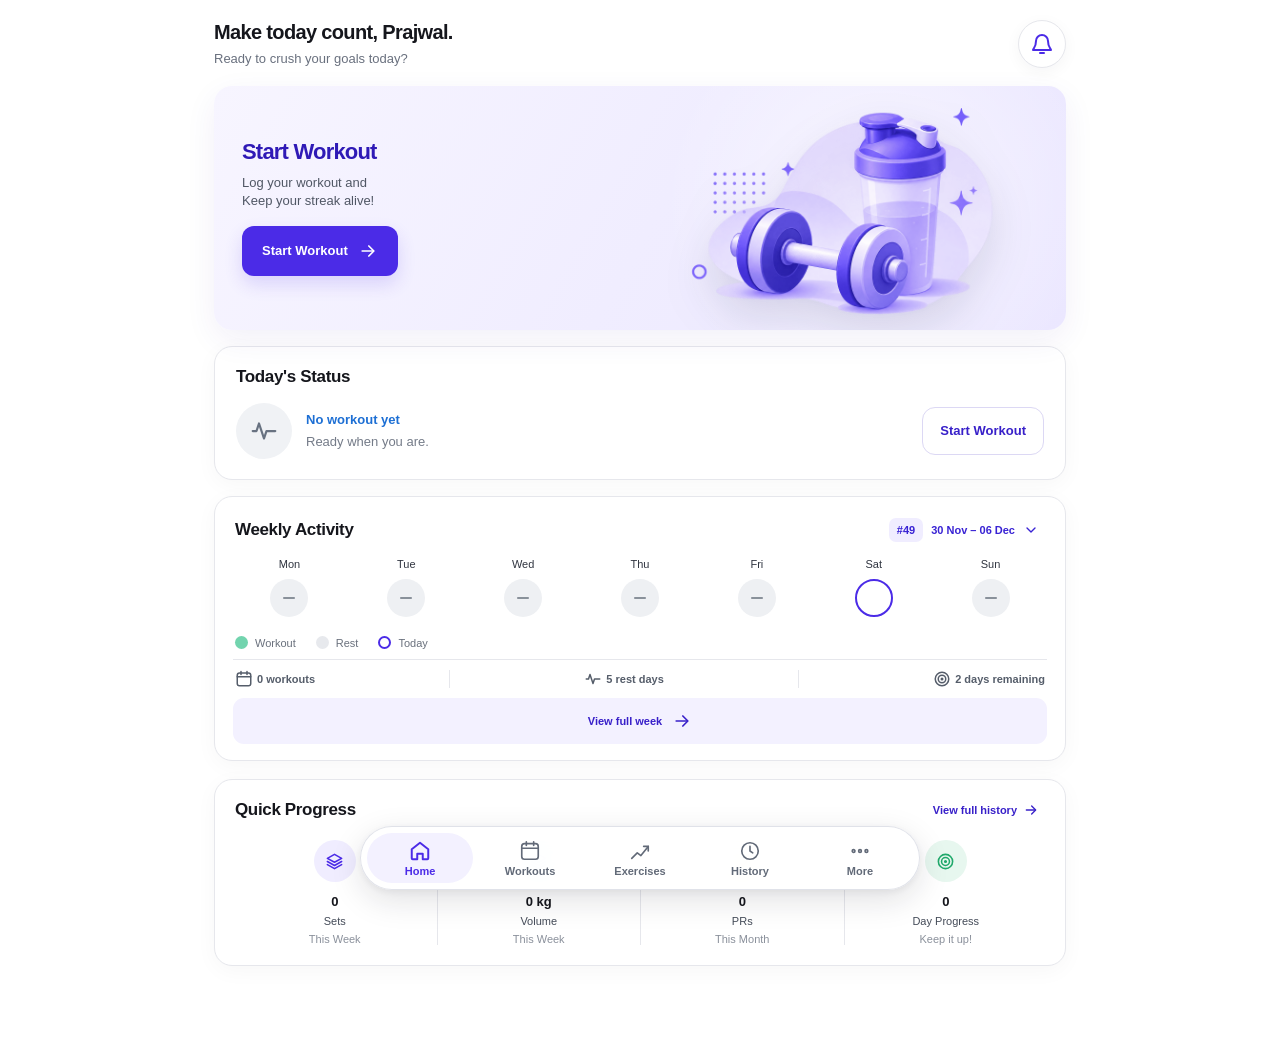
<file: index.html>
<!doctype html>
<html lang="en">
<head>
<meta charset="utf-8">
<script>
(function(){
 var t=localStorage.getItem("wt_theme");
 if(t!=="dark"&&t!=="light")t="light";
 document.documentElement.setAttribute("data-theme",t);
 document.documentElement.style.colorScheme=t;
})();
</script>
<meta http-equiv="Cache-Control" content="no-cache, no-store, must-revalidate">
<meta http-equiv="Pragma" content="no-cache">
<script>
(function(){
 if(!("serviceWorker" in navigator))return;
 var path=location.pathname;
 var base=location.hostname.indexOf("github.io")!==-1&&path.indexOf("/workout-tracker")===0?"/workout-tracker/":"./";
 /* Listen before register so a fast skipWaiting cannot miss reload. */
 navigator.serviceWorker.addEventListener("controllerchange",function(){
  if(window.__wtReloading)return;
  function reloadApp(){
   if(window.__wtReloading)return;
   window.__wtReloading=true;
   location.reload();
  }
  var body=document.body;
  if(!body||!body.classList.contains("workout-form-open")){
   reloadApp();
   return;
  }
  if(window.__wtWaitingForSheet)return;
  window.__wtWaitingForSheet=true;
  var watch=new MutationObserver(function(){
   if(document.body.classList.contains("workout-form-open"))return;
   watch.disconnect();
   reloadApp();
  });
  watch.observe(document.body,{attributes:true,attributeFilter:["class"]});
 });
 navigator.serviceWorker.register(base+"sw.js",{scope:base,updateViaCache:"none"}).then(function(reg){
  reg.update();
  if(reg.waiting)reg.waiting.postMessage({type:"SKIP_WAITING"});
  reg.addEventListener("updatefound",function(){
   var worker=reg.installing;
   if(!worker)return;
   worker.addEventListener("statechange",function(){
    if(worker.state==="installed"&&navigator.serviceWorker.controller){
     worker.postMessage({type:"SKIP_WAITING"});
    }
   });
  });
 }).catch(function(){});
})();
</script>
<script>
(function(){
 var host=location.hostname,path=location.pathname;
 if(!host.endsWith("github.io"))return;
 if(path==="/"||path===""){
  location.replace("https://pk1012.github.io/workout-tracker/");
  return;
 }
 if(path==="/workout-tracker"){
  location.replace("https://pk1012.github.io/workout-tracker/");
 }
})();
</script>
<meta name="viewport" content="width=device-width,initial-scale=1,viewport-fit=cover">
<meta name="theme-color" content="#5b43f3">
<meta name="apple-mobile-web-app-capable" content="yes">
<meta name="apple-mobile-web-app-title" content="Workouts">
<title>Workout Tracker</title>
<link rel="icon" type="image/png" sizes="180x180" href="apple-touch-icon.png">
<link rel="apple-touch-icon" href="apple-touch-icon.png">
<link rel="apple-touch-icon" sizes="180x180" href="assets/icons/icon-180.png">
<link rel="apple-touch-icon" sizes="512x512" href="assets/icons/icon-512.png">
<link rel="manifest" href="manifest.webmanifest">
<link rel="stylesheet" href="css/styles.css?v=1.7.377">
<link rel="stylesheet" href="css/components.css?v=1.7.377">
<link rel="stylesheet" href="css/responsive.css?v=1.7.377">
<link rel="stylesheet" href="css/home.css?v=1.7.377">
<link rel="stylesheet" href="css/workouts.css?v=1.7.377">
<link rel="stylesheet" href="css/progress.css?v=1.7.377">
<link rel="stylesheet" href="css/exercises.css?v=1.7.377">
<link rel="stylesheet" href="css/settings.css?v=1.7.377">
<link rel="stylesheet" href="css/recycle.css?v=1.7.377">
</head>
<body>
<div class="app">
<section id="home" class="screen active">
  <header class="home-head">
    <div><h1>Make today count, Prajwal.</h1><p>Ready to crush your goals today?</p></div>
    <div class="head-actions"><button class="head-icon notification-head" type="button" aria-label="Notifications" onclick="openNotifications()"><svg class="icon" aria-hidden="true"><use href="#bell"/></svg></button></div>
  </header>
  <main id="homeView"></main>
</section>

<section id="workouts" class="screen">
  <header class="page-head compact-head"><h1>Workouts</h1><div class="subtitle">Your workout history</div></header>
  <main id="workoutView"></main>
</section>

<section id="exercises" class="screen">
  <header class="page-head compact-head"><h1>Exercises</h1><div class="subtitle">Track your lifts</div></header>
  <div id="exerciseList"></div>
</section>

<section id="library-management" class="screen">
  <header class="page-head compact-head"><h1>Exercise Library</h1><div class="subtitle">Add, edit and delete exercises</div></header>
  <div id="library"></div>
  <div class="library-actions">
    <button type="button" class="primary btn-wide" onclick="openMuscle()">Add Muscle Group</button>
    <button type="button" class="primary btn-wide" onclick="openExercise()">Add Exercise</button>
  </div>
</section>

<section id="recycle" class="screen">
  <header class="page-head compact-head"><h1>Recycle Bin</h1><div class="subtitle">Deleted items are kept for 30 days</div></header>
  <div id="recycleView"></div>
  <div class="recycle-actions-bar">
    <button type="button" class="primary btn-wide" onclick="emptyRecycleBin()">Empty Recycle Bin</button>
  </div>
</section>

<section id="progress" class="screen">
  <header class="page-head compact-head">
    <div class="history-head">
      <div class="history-head-copy">
        <h1>History</h1>
        <div class="subtitle">Your training history</div>
      </div>
      <button type="button" class="history-export" aria-label="Export to Excel" onclick="exportHistoryXlsx()"><svg class="icon" aria-hidden="true"><use href="#export"/></svg></button>
    </div>
  </header>
  <div id="progressView"></div>
</section>

<section id="more" class="screen">
<header class="page-head compact-head"><h1>Settings</h1><div class="subtitle">Manage your app preferences and data</div></header>
<div class="settings">
<button class="setting card" onclick="go('library-management')"><span class="setting-icon" data-glyph="book"><svg class="icon"><use href="#book"/></svg></span><span class="setting-main"><span class="setting-title">Exercise Library</span><span class="setting-desc">Manage muscle groups and exercises</span></span><span class="chevron"><svg class="icon" aria-hidden="true"><use href="#chevron-right"/></svg></span></button>
<div class="setting card theme-setting"><span class="setting-icon" data-glyph="theme"><svg class="icon"><use href="#theme"/></svg></span><span class="setting-main"><span class="setting-title">Theme</span><span class="setting-desc">Choose light or dark</span></span><span class="segment"><button id="lightBtn" onclick="theme('light')">Light</button><button id="darkBtn" onclick="theme('dark')">Dark</button></span></div>
<div class="setting card theme-setting"><span class="setting-icon" data-glyph="unit"><svg class="icon"><use href="#dumbbell"/></svg></span><span class="setting-main"><span class="setting-title">Weight unit</span><span class="setting-desc">Choose kg or lb</span></span><span class="segment"><button id="kgBtn" onclick="setPreferredUnit('kg')">kg</button><button id="lbBtn" onclick="setPreferredUnit('lb')">lb</button></span></div>
<div id="driveCard"></div>
<button class="setting card" onclick="restoreBackup()"><span class="setting-icon" data-glyph="upload"><svg class="icon"><use href="#upload"/></svg></span><span class="setting-main"><span class="setting-title">Backup & Restore</span><span class="setting-desc">Export or restore your workout data</span></span><span class="chevron"><svg class="icon" aria-hidden="true"><use href="#chevron-right"/></svg></span></button>
<button class="setting card" onclick="clearData()"><span class="setting-icon" data-glyph="trash"><svg class="icon"><use href="#trash"/></svg></span><span class="setting-main"><span class="setting-title">Clear All Data</span><span class="setting-desc">Delete all saved data</span></span><span class="chevron"><svg class="icon" aria-hidden="true"><use href="#chevron-right"/></svg></span></button>
<button class="setting card" onclick="go('recycle')"><span class="setting-icon" data-glyph="trash"><svg class="icon"><use href="#trash"/></svg></span><span class="setting-main"><span class="setting-title">Recycle Bin</span><span class="setting-desc">Restore deleted workouts and exercises</span></span><span class="chevron"><svg class="icon" aria-hidden="true"><use href="#chevron-right"/></svg></span></button>
<button class="setting card" onclick="about()"><span class="setting-icon" data-glyph="info"><svg class="icon"><use href="#info"/></svg></span><span class="setting-main"><span class="setting-title">About Workout Tracker</span><span class="setting-desc">Version, build and app information</span></span><span class="chevron"><svg class="icon" aria-hidden="true"><use href="#chevron-right"/></svg></span></button>
</div>
</section>

<nav class="bottom-nav">
<button class="nav-btn active" data-screen="home" onclick="go('home')"><svg class="icon"><use href="#home-icon"/></svg><span>Home</span></button>
<button class="nav-btn" data-screen="workouts" onclick="go('workouts')"><svg class="icon"><use href="#calendar-icon"/></svg><span>Workouts</span></button>
<button class="nav-btn" data-screen="exercises" onclick="go('exercises')"><svg class="icon"><use href="#chart"/></svg><span>Exercises</span></button>
<button class="nav-btn" data-screen="progress" onclick="go('progress')"><svg class="icon"><use href="#clock"/></svg><span>History</span></button>
<button class="nav-btn" data-screen="more" onclick="go('more')"><svg class="icon"><use href="#more-icon"/></svg><span>More</span></button>
</nav>
</div>

<svg width="0" height="0" class="icon-defs" aria-hidden="true">
<symbol id="export" viewBox="0 0 24 24"><path d="M8 8H6a2 2 0 0 0-2 2v10a2 2 0 0 0 2 2h12a2 2 0 0 0 2-2v-3"/><path d="M16 3h5v5"/><path d="m14 10 7-7"/></symbol>
<symbol id="search" viewBox="0 0 24 24"><circle cx="11" cy="11" r="7"/><path d="m20 20-4-4"/></symbol>
<symbol id="filter" viewBox="0 0 24 24"><path d="M4 5h16l-6.5 7.2V19l-3 1v-7.8L4 5Z"/></symbol>
<symbol id="home-icon" viewBox="0 0 24 24"><path d="m3 10 9-7 9 7v10a1 1 0 0 1-1 1h-5v-6H9v6H4a1 1 0 0 1-1-1z"/></symbol>
<symbol id="calendar-icon" viewBox="0 0 24 24"><rect x="3" y="4" width="18" height="17" rx="3"/><path d="M8 2v4M16 2v4M3 9h18"/></symbol>
<symbol id="dumbbell" viewBox="0 0 24 24"><path d="M6 8v8M3 10v4M9 6v12M15 6v12M18 8v8M21 10v4M9 12h6"/></symbol>
<symbol id="chart" viewBox="0 0 24 24"><path d="M3 20 9 14l4 3 8-10"/><path d="M16 7h5v5"/></symbol>
<symbol id="more-icon" viewBox="0 0 24 24"><circle cx="5" cy="12" r="1.5"/><circle cx="12" cy="12" r="1.5"/><circle cx="19" cy="12" r="1.5"/></symbol>
<symbol id="bell" viewBox="0 0 24 24"><path d="M18 9a6 6 0 0 0-12 0c0 7-3 7-3 9h18c0-2-3-2-3-9Z"/><path d="M10 21h4"/></symbol>
<symbol id="book" viewBox="0 0 24 24"><path d="M4 5.5A3.5 3.5 0 0 1 7.5 2H20v18H7.5A3.5 3.5 0 0 0 4 23z"/><path d="M4 5.5v15A3.5 3.5 0 0 1 7.5 17H20"/></symbol>
<symbol id="theme" viewBox="0 0 24 24"><circle cx="12" cy="12" r="4"/><path d="M12 2v2M12 20v2M2 12h2M20 12h2M4.93 4.93l1.41 1.41M17.66 17.66l1.41 1.41M6.34 17.66l-1.41 1.41M19.07 4.93l-1.41 1.41"/></symbol>
<symbol id="upload" viewBox="0 0 24 24"><path d="M12 16V4M7 9l5-5 5 5M5 20h14"/></symbol>
<symbol id="cloud" viewBox="0 0 24 24"><path d="M7 18h10a4 4 0 0 0 0-8 5.5 5.5 0 0 0-10.4-1.5A3.5 3.5 0 0 0 7 18Z"/></symbol>
<symbol id="restore" viewBox="0 0 24 24"><path d="M9 14 4 9l5-5"/><path d="M4 9h10.5a5.5 5.5 0 0 1 5.5 5.5 5.5 5.5 0 0 1-5.5 5.5H11"/></symbol>
<symbol id="trash" viewBox="0 0 24 24"><path d="M8.1 5.9V3.21A1.21 1.21 0 0 1 9.31 2h5.38A1.21 1.21 0 0 1 15.84 3.21V5.9"/><path d="M2.59 5.9h18.76"/><path d="M4.14 5.9 4.74 20.12A2.82 1.88 0 0 0 7.56 22h8.88A2.82 1.88 0 0 0 19.26 20.12L19.82 5.9"/><path d="M8.61 10.87v6.16M12 10.87v6.16M15.34 10.87v6.16"/></symbol>
<symbol id="pencil" viewBox="0 0 24 24"><path d="M12 20h9"/><path d="M16.5 3.5a2.12 2.12 0 0 1 3 3L7 19l-4 1 1-4Z"/></symbol>
<symbol id="info" viewBox="0 0 24 24"><circle cx="12" cy="12" r="9"/><path d="M12 11v6M12 8h.01"/></symbol>
<symbol id="activity" viewBox="0 0 24 24"><path d="M3 12h3l2-6 4 12 2-6h7"/></symbol>
<symbol id="layers" viewBox="0 0 24 24"><path d="m12 3 9 5-9 5-9-5 9-5zM3 12l9 5 9-5M3 16l9 5 9-5"/></symbol>
<symbol id="clock" viewBox="0 0 24 24"><circle cx="12" cy="12" r="9"/><path d="M12 7v5l3 2"/></symbol>
<symbol id="target" viewBox="0 0 24 24"><circle cx="12" cy="12" r="9"/><circle cx="12" cy="12" r="5"/><circle cx="12" cy="12" r="1"/></symbol>
<symbol id="chevron-right" viewBox="0 0 24 24"><path d="m9 5 7 7-7 7"/></symbol>
<symbol id="minus" viewBox="0 0 24 24"><path d="M5 12h14"/></symbol>
<symbol id="plus" viewBox="0 0 24 24"><path d="M12 5v14M5 12h14"/></symbol>
<symbol id="close" viewBox="0 0 24 24"><path d="m6 6 12 12M18 6 6 18"/></symbol>
<symbol id="arrow-right" viewBox="0 0 24 24"><path d="M5 12h13"/><path d="m13 6 6 6-6 6"/></symbol>
<symbol id="chevron-down" viewBox="0 0 24 24"><path d="m6 9 6 6 6-6"/></symbol>
<symbol id="moon" viewBox="0 0 24 24"><path d="M20 15.2A8.5 8.5 0 0 1 8.8 4a8.6 8.6 0 1 0 11.2 11.2Z"/></symbol>
<symbol id="check" viewBox="0 0 24 24"><path d="m5 12 4 4L19 6"/></symbol>
<symbol id="view-list" viewBox="0 0 24 24"><path d="M9 6h11M9 12h11M9 18h11"/><path d="M4 6h.01M4 12h.01M4 18h.01"/></symbol>
<symbol id="view-bars" viewBox="0 0 24 24"><path d="M4 5v14h16"/><path d="M7 16 11 11l3 2 6-8"/></symbol>
</svg>
<div id="modal" class="modal"></div>
<script src="js/xlsx-export.js?v=1.7.377"></script>
<script src="js/data-rules.js?v=1.7.377"></script>
<script src="js/data.js?v=1.7.377"></script>
<script src="js/workouts.js?v=1.7.377"></script>
<script src="js/home.js?v=1.7.377"></script>
<script src="js/exercises.js?v=1.7.377"></script>
<script src="js/progress.js?v=1.7.377"></script>
<script src="js/settings.js?v=1.7.377"></script>
<script src="js/recycle.js?v=1.7.377"></script>
<script src="js/drive-config.js?v=1.7.377"></script>
<script src="js/drive-policy.js?v=1.7.377"></script>
<script src="js/drive.js?v=1.7.377"></script>
<script src="js/app.js?v=1.7.377"></script>
</body>
</html>
</file>
<file: css/styles.css>
/* Workout Tracker 1.5 design system */
*{box-sizing:border-box}html,body{margin:0;min-height:100%;font-family:-apple-system,BlinkMacSystemFont,"SF Pro Display","Segoe UI",sans-serif;background:var(--bg);color:var(--text)}body{padding-top:env(safe-area-inset-top)}button,input,select{font:inherit}button{border:0;background:none;color:inherit;cursor:pointer}.app{max-width:900px;margin:auto;min-height:100vh;padding-bottom:104px}.screen{display:none}.screen.active{display:block}
h1,h2,p{margin:0}.home-head{display:flex;justify-content:space-between;align-items:center;padding:22px 24px 18px;gap:12px}.home-head h1{font-size:27px;line-height:1.12;letter-spacing:-.7px}.home-head p{font-size:17px;color:var(--muted);margin-top:8px}.head-actions{display:flex;gap:10px;flex:none}.head-pill,.head-icon{height:54px;border:1px solid var(--line);border-radius:28px;background:var(--card);box-shadow:var(--shadow);display:grid;place-items:center}.head-pill{padding:0 18px;color:#ff7a00;font-size:18px;font-weight:800}.head-pill span{color:#555;font-size:16px}.head-icon{width:54px;font-size:28px;position:relative}.head-icon i{position:absolute;right:9px;top:9px;width:8px;height:8px;background:#4b2be7;border-radius:50%}
.page-head{padding:28px 24px 18px}.compact-head h1{font-size:32px}.subtitle{color:var(--muted);font-size:16px;margin-top:6px}
.card{background:var(--card);border:1px solid var(--line);border-radius:var(--radius);box-shadow:var(--shadow)}
.hero-card{height:276px;margin:0 24px 18px;border-radius:22px;background:#f0edff;overflow:hidden;position:relative;display:flex;align-items:center}.hero-copy{position:relative;z-index:2;padding:28px 0 28px 28px;width:56%}.hero-copy h2{font-size:30px;color:#2412aa;letter-spacing:-.6px}.hero-copy p{font-size:18px;line-height:1.55;color:#4d5360;margin:10px 0 18px}.hero-btn{height:58px;padding:0 28px;border-radius:14px;background:#4324df;color:#fff;font-weight:750;font-size:18px}.hero-btn b{font-size:26px;margin-left:12px}.hero-art{position:absolute;right:-2px;bottom:5px;width:56%;height:92%;object-fit:contain}
.home-status{height:262px;margin:0 24px 18px;padding:24px 22px}.home-status h2,.weekly-card h2,.quick h2{font-size:21px;letter-spacing:-.3px}.status-main{display:flex;align-items:center;gap:16px;margin-top:19px}.status-icon{width:64px;height:64px;border-radius:50%;display:grid;place-items:center;font-size:31px;flex:none}.status-icon.neutral{background:#edf0f5;color:#536070;font-size:34px}.status-icon.green,.status-icon.complete{background:var(--green-soft);color:var(--green)}.status-icon.complete{background:#28b976;color:#fff;font-size:38px}.status-copy{min-width:0;flex:1}.status-copy strong{display:block;font-size:18px;color:#1d6fd4}.status-copy span{display:block;color:var(--muted);font-size:16px;margin-top:6px}.green-text strong{color:var(--green)}.status-action{height:56px;padding:0 20px;border-color:#6244ed;color:#3820c9;font-weight:750;white-space:nowrap}.meter-label{display:flex;align-items:center;justify-content:space-between;margin-top:23px;color:#4e5664;font-size:14px}.meter-label b{color:var(--green);font-size:16px;margin-right:auto;margin-left:10px}.meter{height:10px;background:#e9eaf0;border-radius:99px;margin:10px 12px 0 85px;position:relative}.meter i{position:absolute;left:0;top:0;height:100%;background:#20ae70;border-radius:99px}.meter em{position:absolute;top:50%;transform:translate(-50%,-50%);width:16px;height:16px;border:2px solid #28b879;background:#fff;border-radius:50%}.meter span{position:absolute;right:-28px;top:-7px;color:#4127df;font-size:23px}.target-badge{width:max-content;margin:14px auto 0;background:#eaf8f0;color:#25a96a;border-radius:10px;padding:6px 12px;font-size:14px;font-weight:700}
.weekly-card{margin:0 24px 18px;padding:20px 14px 14px}.section-head{display:flex;align-items:center;justify-content:space-between;gap:10px;padding:0 8px}.week-select{display:flex;align-items:center;gap:10px;color:#3923d4;font-size:16px;white-space:nowrap}.week-select b{background:#f0edff;border-radius:7px;padding:6px 8px}.week-select span{font-weight:750}.week-select i{font-style:normal;font-size:22px}.week-days{display:grid;grid-template-columns:repeat(7,1fr);gap:2px}.week-day{display:flex;flex-direction:column;align-items:center;gap:9px}.week-day>span{font-size:14px;color:#303540}.week-day i,.workout-days i{font-style:normal;width:40px;height:40px;border-radius:50%;display:grid;place-items:center;font-weight:800;font-size:21px}.workout,.week-day i.workout{background:#25b477;color:#fff}.rest{background:#eceef2;color:#67707d}.today{border:2px solid #4b2be7;background:transparent;color:#4b2be7}.legend{display:flex;gap:23px;margin:17px 8px;color:#69707c;font-size:13px}.legend span{display:flex;align-items:center;gap:7px}.dot{width:13px;height:13px;border-radius:50%;display:inline-block}.dot.workout{background:#72d4ae}.dot.rest{background:#e7e9ed}.dot.today{background:#fff;border:2px solid #4b2be7}.week-stats{display:grid;grid-template-columns:repeat(3,1fr);border-top:1px solid var(--line);margin-top:5px;padding:16px 0 12px;text-align:center;color:#555d6a;font-size:13px}.week-stats span+span{border-left:1px solid var(--line)}.week-stats b{margin-left:7px;font-weight:600}.full-week{height:50px;width:100%;background:#f0edff;color:#3520cf;border-radius:11px;font-weight:750;font-size:16px}.full-week b{font-size:22px;margin-left:10px}
.quick{margin:0 24px;padding:18px 8px 16px}.quick .section-head button{color:#3d27d4;font-weight:750}.quick-grid{display:grid;grid-template-columns:repeat(5,1fr);margin-top:15px}.quick-grid>div{text-align:center;border-left:1px solid var(--line);padding:0 6px}.quick-grid>div:first-child{border-left:0}.quick-grid i{display:grid;place-items:center;width:42px;height:42px;border-radius:50%;background:#f0edff;color:#4b2be7;font-size:24px;font-style:normal;margin:0 auto 8px}.quick-grid>div:nth-child(2) i{background:#eaf3ff;color:#2777dc}.quick-grid>div:nth-child(3) i{background:#fff0e6;color:#f08a2c}.quick-grid>div:nth-child(4) i{background:#e7f7ef;color:#20a96b}.quick-grid b,.quick-grid span,.quick-grid small{display:block}.quick-grid b{font-size:18px}.quick-grid span{font-size:14px;margin-top:3px}.quick-grid small{color:#7c8290;margin-top:5px}
.workout-week{margin:0 24px 18px;padding:18px 14px}.workout-days{display:grid;grid-template-columns:repeat(7,1fr);gap:2px}.workout-days button{display:flex;flex-direction:column;align-items:center;gap:8px;padding:7px 0;border-radius:14px}.workout-days button.selected{background:#f0edff}.workout-days button>span{font-size:13px}.workout-days button>small{font-size:13px;color:var(--muted)}.day-section,.recent-section{margin:0 24px 20px}.selected-date{font-size:18px;font-weight:800;margin:0 4px 10px}.workout-card{width:100%;min-height:148px;padding:15px;display:flex;align-items:center;text-align:left;gap:15px;margin-bottom:10px}.workout-avatar{width:82px;height:82px;border-radius:16px;background:#e8e2ff;display:grid;place-items:center;font-size:43px;flex:none}.rest-avatar{background:#eef0f4;color:#67717e}.workout-card-copy{min-width:0;flex:1}.workout-card-copy strong{font-size:18px;display:block}.workout-card-copy>span{display:block;color:var(--muted);font-size:14px;margin-top:7px}.workout-metrics{display:flex;margin-top:13px;gap:0}.workout-metrics b{font-size:16px;color:#1e2a3b;padding-right:18px;margin-right:18px;border-right:1px solid var(--line)}.workout-metrics b:last-child{border-right:0}.workout-metrics small{display:block;color:var(--muted);font-size:11px;font-weight:500;margin-top:2px}.card-arrow{font-size:29px;color:#596172}.rest-card{height:148px}.rest-card .workout-card-copy span{max-width:470px;line-height:1.35}.recent-section .section-head{margin-bottom:10px}.recent-section .section-head button{color:#4328d7;font-weight:750}.picker-title{display:flex;align-items:center;justify-content:space-between;margin-bottom:15px}.picker-title h2{font-size:24px}.picker-title button{font-size:30px}.week-list{display:grid;gap:3px;margin-bottom:16px}.week-list button{display:grid;grid-template-columns:55px 1fr auto;align-items:center;gap:8px;padding:17px 12px;border-radius:12px;text-align:left}.week-list button.chosen{border:1px solid #9b8cf5;background:#faf9ff}.week-list b{font-size:16px}.week-list span{font-size:16px;color:#4f5664}.week-list em{font-style:normal;color:#3c27d2;font-size:13px;font-weight:750}
.time-grid{display:grid;grid-template-columns:1fr 1fr;gap:12px}.modal{position:fixed;z-index:60;inset:0;background:rgba(0,0,0,.42);display:none;align-items:flex-end}.modal.show{display:flex}.sheet{width:100%;max-height:92vh;overflow:auto;background:var(--card);border-radius:28px 28px 0 0;padding:12px 24px 28px}.handle{width:55px;height:5px;background:var(--line);border-radius:8px;margin:0 auto 22px}.sheet h2{font-size:27px;margin:0 0 7px}.field{margin:18px 0}.field label{display:block;color:var(--muted);font-size:14px;margin-bottom:8px}.input{width:100%;height:53px;border:1px solid var(--line);border-radius:15px;padding:0 15px;background:var(--card);color:var(--text);outline:none}.grid{display:grid;grid-template-columns:repeat(3,1fr);gap:10px}.pick{min-height:58px;border:1px solid var(--line);border-radius:16px}.pick.selected{border:2px solid var(--primary);background:var(--soft);color:var(--primary);font-weight:750}.modal-actions{display:grid;gap:9px;margin-top:22px}.outline{border:1px solid var(--line);background:var(--card);border-radius:15px}.btn-wide{width:100%;height:55px}.progress{margin:0 24px;padding:22px}.stats{display:grid;grid-template-columns:repeat(3,1fr);gap:10px;margin-top:18px}.stat{padding:16px;border:1px solid var(--line);border-radius:17px}.stat strong{display:block;font-size:25px;margin-top:4px}.empty{text-align:center;padding:30px 15px;color:var(--muted)}.back{padding:0 24px 14px}.link{color:var(--primary);font-weight:650}.setting-section-title{padding:18px 24px 10px;color:var(--muted);font-size:16px;font-weight:800;letter-spacing:.5px}.settings{margin:0 24px;display:grid;gap:13px}.setting{min-height:86px;padding:16px 20px;display:flex;align-items:center;gap:16px;text-align:left}.setting-icon{width:50px;height:50px;border-radius:16px;background:var(--soft);color:var(--primary);display:grid;place-items:center;flex:none}.setting-main{flex:1}.setting-title{font-size:17px;font-weight:750}.setting-desc{font-size:14px;color:var(--muted);margin-top:4px}.chevron{font-size:28px;color:var(--muted)}.segment{display:flex;gap:3px;padding:3px;border:1px solid var(--line);background:var(--bg);border-radius:14px}.segment button{padding:8px 11px;border-radius:11px;color:var(--muted);font-size:13px;font-weight:700}.segment button.active{background:var(--card);color:var(--primary)}.pad{padding:22px}.section{margin:0 24px 18px}.section-title{font-size:17px;font-weight:800;color:var(--primary);text-transform:uppercase;letter-spacing:.4px;margin-bottom:10px}.exercise-row{display:flex;align-items:center;justify-content:space-between;gap:12px;padding:17px 0;border-top:1px solid var(--line)}.actions{display:flex;gap:14px;font-weight:700}.edit{color:var(--primary)}.delete{color:var(--danger)}.exercise-pick{min-height:52px;padding:12px 15px;width:100%;text-align:left}.set-editor{margin:16px 0;padding:15px}.set-editor-head{font-size:16px;margin-bottom:10px}.set-row{display:grid;grid-template-columns:28px minmax(0,1fr) minmax(0,1fr) 28px;gap:8px;align-items:end;padding:8px 0;border-top:1px solid var(--line)}.set-number{font-weight:750;color:var(--muted);padding-bottom:15px;text-align:center}.set-field{display:block;font-size:12px;color:var(--muted)}.set-field span{display:block;margin:0 0 5px}.input.compact{height:44px;padding:0 10px}.remove-set{height:44px;font-size:26px;color:var(--danger)}.remove-placeholder{height:44px}.add-set{margin-top:8px;color:var(--primary);font-weight:750}.unit-field{display:flex;align-items:center;justify-content:space-between;gap:12px}.unit-field>label{margin:0}.workout-detail{margin:14px 0;padding:14px}.detail-set{display:flex;justify-content:space-between;gap:10px;padding:8px 0;border-top:1px solid var(--line);margin-top:8px}.stats-four{grid-template-columns:repeat(4,1fr)}.stat small{display:block;margin-top:2px}.progress-note{font-size:11px}.fab{position:fixed;right:22px;bottom:102px;width:60px;height:60px;border-radius:20px;background:var(--primary);color:#fff;font-size:34px}
.bottom-nav{position:fixed;z-index:30;left:50%;bottom:0;transform:translateX(-50%);width:min(900px,100%);height:88px;padding:8px 12px max(8px,env(safe-area-inset-bottom));display:grid;grid-template-columns:repeat(5,1fr);background:color-mix(in srgb,var(--card) 94%,transparent);backdrop-filter:blur(18px);border-top:1px solid var(--line)}.nav-btn{display:flex;flex-direction:column;align-items:center;justify-content:center;gap:4px;border-radius:16px;color:#525967;font-size:13px;font-weight:650}.nav-btn.active{color:var(--primary)}.nav-btn.active:before{content:"";position:absolute;margin-top:-82px;width:70px;height:4px;border-radius:5px;background:var(--primary)}.nav-btn .icon{width:25px;height:25px}.icon{width:24px;height:24px;stroke:currentColor;fill:none;stroke-width:2;stroke-linecap:round;stroke-linejoin:round}

/* 1.6.9 polish: safe areas, consistent iconography, no footer overlap */
.app{padding-bottom:calc(104px + env(safe-area-inset-bottom))}
.head-pill .icon{width:20px;height:20px;fill:none;stroke:currentColor;stroke-width:2;stroke-linecap:round;stroke-linejoin:round}
.head-pill{display:flex;align-items:center;justify-content:center;gap:7px}
.status-icon .icon{width:30px;height:30px;fill:none;stroke:currentColor;stroke-width:2;stroke-linecap:round;stroke-linejoin:round}
.meter span{display:grid;place-items:center}
.meter span .icon{width:21px;height:21px;fill:none;stroke:currentColor;stroke-width:2;stroke-linecap:round;stroke-linejoin:round}
.status-note{margin:18px 0 0 80px;color:var(--muted);font-size:14px}
.week-stats .icon{width:14px;height:14px;vertical-align:-2px;fill:none;stroke:currentColor;stroke-width:2}
.quick-grid i .icon{width:20px;height:20px;fill:none;stroke:currentColor;stroke-width:2;stroke-linecap:round;stroke-linejoin:round}
.inline-icon{width:14px;height:14px;vertical-align:-2px;fill:none;stroke:currentColor;stroke-width:1.8;stroke-linecap:round;stroke-linejoin:round}
.workout-avatar .icon{width:36px;height:36px;fill:none;stroke:#4b2be7;stroke-width:1.8;stroke-linecap:round;stroke-linejoin:round}
.workout-metrics{align-items:flex-start}
.workout-metrics b{display:grid;grid-template-columns:auto 1fr;column-gap:4px;align-items:center}
.workout-metrics b .inline-icon{grid-row:span 2}
.workout-metrics small{grid-column:2}
.bottom-nav{padding-bottom:max(8px,env(safe-area-inset-bottom));height:64px}
@media(max-width:600px){body{padding-top:0}.app{padding-top:env(safe-area-inset-top);padding-bottom:calc(64px + env(safe-area-inset-bottom) + 10px)}.home-head{padding-top:12px}.hero-art{filter:drop-shadow(0 8px 8px rgba(50,30,130,.10))}.status-note{margin:15px 0 0 56px;font-size:11px}.bottom-nav{height:54px;padding-bottom:env(safe-area-inset-bottom)}.workout-metrics b{grid-template-columns:auto 1fr}.workout-metrics .inline-icon{width:11px;height:11px}.workout-avatar .icon{width:28px;height:28px}}

/* 1.7.0 premium visual system */
.home-head{padding:18px 24px 16px}.home-head h1{font-size:24px;letter-spacing:-.55px}.home-head p{font-size:15px;margin-top:6px}
.head-pill,.head-icon{height:48px}.head-pill{padding:0 14px;color:var(--primary);font-size:16px}.head-pill span{font-size:15px;color:var(--text)}.head-icon{width:48px}.head-pill .icon{width:20px;height:20px}
.hero-card{height:244px;margin:0 24px 16px;border-radius:20px;background:linear-gradient(135deg,#f4f1ff 0%,#ebe7ff 100%)}.hero-copy{padding:24px 0 24px 28px;width:50%}.hero-copy h2{font-size:28px}.hero-copy p{font-size:16px;line-height:1.45;margin:9px 0 16px}.hero-btn{height:50px;padding:0 20px;border-radius:12px;font-size:16px;display:inline-flex;align-items:center;gap:10px}.hero-btn .icon{width:21px;height:21px}.hero-art{right:-8px;bottom:0;width:59%;height:100%;filter:drop-shadow(0 10px 12px rgba(45,25,130,.10))}
.home-status{height:auto;min-height:220px;margin:0 24px 16px;padding:20px}.home-status h2,.weekly-card h2,.quick h2{font-size:20px}.status-main{display:grid;grid-template-columns:auto minmax(0,1fr) auto;align-items:center;gap:14px;margin-top:16px}.status-icon{width:56px;height:56px}.status-copy strong{font-size:17px}.status-copy span{font-size:14px;margin-top:4px}.status-action{height:48px;padding:0 17px;border-radius:12px}.meter-label{margin-top:18px}.meter{margin-left:70px}.status-note{margin:18px 0 0 70px}
.weekly-card{padding:18px 14px 14px}.section-head{padding:0 6px}.week-select{gap:8px}.week-select i{display:grid;place-items:center}.week-select i .icon{width:16px;height:16px}.week-day i,.workout-days i{width:38px;height:38px}.legend{margin:14px 8px;gap:18px}.week-stats{padding:14px 0 11px}.full-week{display:flex;align-items:center;justify-content:center;gap:10px}.full-week .icon{width:20px;height:20px}
.quick{padding:18px 8px 16px}.quick-grid i{font-style:normal}.quick-grid i .icon{width:19px;height:19px}
.workout-avatar{background:#f0edff}.rest-avatar{background:#eef0f4;color:#69717e}.workout-avatar .icon{stroke:currentColor}.workout-card-copy strong{font-size:17px}.workout-card-copy>span{font-size:13px}.workout-metrics b{font-size:12px}.workout-metrics small{font-size:10px}.card-arrow{font-size:24px;color:#69717e}
.bottom-nav{height:72px;padding:7px 12px max(7px,env(safe-area-inset-bottom));box-shadow:0 -2px 14px rgba(20,20,40,.035)}.nav-btn{font-size:12px;gap:4px}.nav-btn .icon{width:23px;height:23px}.nav-btn.active:before{width:48px;height:3px;margin-top:-64px}
@media(max-width:600px){
 .home-head{min-height:82px;padding:12px 16px 10px}.home-head h1{font-size:17px}.home-head p{font-size:12px;margin-top:5px}.head-pill,.head-icon{height:38px}.head-pill{min-width:44px;padding:0 9px;font-size:14px}.head-pill span{font-size:13px}.head-icon{width:38px}.head-pill .icon{width:18px;height:18px}
 .hero-card{height:156px;margin:0 16px 12px;border-radius:16px}.hero-copy{padding:18px 0 18px 18px;width:53%}.hero-copy h2{font-size:21px}.hero-copy p{font-size:12.5px;line-height:1.35;margin:6px 0 10px}.hero-btn{height:38px;padding:0 13px;border-radius:10px;font-size:12.5px;gap:7px}.hero-btn .icon{width:17px;height:17px}.hero-art{right:-8px;width:58%;height:100%}
 .home-status{min-height:0;height:auto;margin:0 16px 12px;padding:14px;border-radius:16px}.home-status h2{font-size:16px}.status-main{grid-template-columns:auto minmax(0,1fr);gap:10px;margin-top:12px}.status-icon{width:44px;height:44px}.status-icon .icon{width:24px;height:24px}.status-copy strong{font-size:14px}.status-copy span{font-size:11.5px}.status-action{grid-column:2;height:40px;width:max-content;justify-self:start;padding:0 12px;font-size:11.5px}.meter-label{margin-top:12px;font-size:11px}.meter{margin:7px 8px 0 54px;height:6px}.target-badge{margin:7px auto 0;font-size:10px;padding:4px 8px}.status-note{margin:13px 0 0 54px;font-size:11px}
 .weekly-card{margin:0 16px 12px;padding:13px 9px 10px}.weekly-card h2{font-size:16px}.section-head{padding:0 4px}.week-select{font-size:12px;gap:5px}.week-select b{padding:4px 6px}.week-select span{font-size:12px}.week-select i .icon{width:14px;height:14px}.week-day>span{font-size:10.5px}.week-day i,.workout-days i{width:30px;height:30px;font-size:14px}.legend{gap:10px;font-size:9.5px;margin:8px 4px}.week-stats{font-size:9.5px;padding:8px 0}.week-stats span{padding:0 4px}.week-stats b{font-size:9.5px}.full-week{height:36px;font-size:12px;gap:6px}.full-week .icon{width:16px;height:16px}
 .quick{margin:0 16px 12px;padding:13px 5px 11px}.quick h2{font-size:16px}.quick-grid i{width:30px;height:30px}.quick-grid b{font-size:12px}.quick-grid span{font-size:9.5px}.quick-grid small{font-size:8.5px}
 .bottom-nav{height:56px;padding:5px 8px env(safe-area-inset-bottom)}.nav-btn{font-size:10px;gap:2px}.nav-btn .icon{width:21px;height:21px}.nav-btn.active:before{top:0;width:42px;margin:0}
 .workout-card,.rest-card{min-height:92px;height:auto;padding:10px;gap:10px}.workout-avatar{width:50px;height:50px;border-radius:11px}.workout-avatar .icon{width:25px;height:25px}.workout-card-copy strong{font-size:13px}.workout-card-copy>span{font-size:10px}.workout-metrics b{font-size:10.5px}.workout-metrics small{font-size:8px}
}

/* 1.7.1 visual cleanup */
.icon{display:inline-block;flex:0 0 auto;overflow:visible;vertical-align:middle}
button .icon{pointer-events:none}
.card-arrow .icon{width:20px;height:20px}
.picker-title button .icon{width:22px;height:22px}
.week-day i .icon{width:18px;height:18px}
.full-week .icon{width:20px;height:20px}
.quick .section-head button{display:inline-flex;align-items:center;gap:6px}
.quick .section-head button .icon{width:16px;height:16px}
.remove-set .icon{width:16px;height:16px}

/* Workout entry polish — 1.7.2 */
.primary{display:inline-flex;align-items:center;justify-content:center;gap:8px;background:var(--primary);color:#fff;border:1px solid var(--primary);border-radius:15px;font-weight:750;min-height:55px;padding:0 18px;box-shadow:0 5px 14px rgba(75,43,231,.14)}
.primary:active{transform:translateY(1px)}
.input{min-width:0;max-width:100%;appearance:none;-webkit-appearance:none}
.time-grid{grid-template-columns:minmax(0,1fr) minmax(0,1fr)}
.time-grid .field{min-width:0}
.modal-actions{position:sticky;bottom:0;background:var(--card);padding-top:12px;margin-top:18px;z-index:3}
/* 1.7.3 premium polish overrides */
.home-head h1{font-size:24px;font-weight:760;letter-spacing:-.55px}
.home-head p{font-size:15px}
.head-pill{color:var(--primary);background:var(--card)}
.head-pill .icon{stroke-width:1.65}
.head-pill{border-color:#e3e1ea;box-shadow:0 2px 12px rgba(30,28,60,.04)}
.head-icon{border-color:#e3e1ea;box-shadow:0 2px 12px rgba(30,28,60,.04)}
.hero-card{background:linear-gradient(135deg,#f6f3ff 0%,#eeeaff 58%,#e8e3ff 100%);box-shadow:0 8px 28px rgba(56,37,145,.07)}
.hero-art{filter:drop-shadow(0 16px 18px rgba(34,25,86,.14))}
.status-icon.neutral{background:#eef1f5;color:#657080}
.status-icon.neutral .icon{stroke-width:1.8}
.status-action{border:1px solid #ddd8f8;background:#fff}
.weekly-card,.quick,.home-status,.workout-week,.workout-card,.rest-card,.progress,.settings .setting{box-shadow:0 4px 18px rgba(24,26,38,.035)}
.weekly-card{padding-top:18px}
.week-days,.workout-days{min-width:0}
.legend{flex-wrap:wrap}
.bottom-nav{box-shadow:0 -1px 16px rgba(25,27,38,.05)}
.nav-btn{font-weight:600}
.nav-btn .icon{stroke-width:1.75}
.nav-btn.active .icon{stroke-width:2}
.modal{background:rgba(16,18,24,.36);backdrop-filter:blur(2px)}
.sheet{box-shadow:0 -10px 40px rgba(15,17,28,.12)}
.sheet h2{font-weight:760;letter-spacing:-.5px}

/* 1.7.8 — premium experience system */
:root{
  --primary:#4b2be7;
  --primary-deep:#3820c9;
  --soft:#f3f1ff;
  --text:#15161c;
  --muted:#69707e;
  --line:#e6e7ec;
  --green:#22ad70;
  --green-soft:#eaf8f1;
  --rest:#eef0f3;
  --card:#fff;
  --bg:#fff;
  --radius:18px;
  --shadow:0 6px 24px rgba(24,25,40,.045);
  color-scheme:light;
}
[data-theme=dark]{
  color-scheme:dark;
  --primary:#8b75ff;
  --primary-deep:#c4b8ff;
  --soft:#28233f;
  --text:#f4f4f7;
  --muted:#a5a6b0;
  --line:#303139;
  --green:#35c786;
  --green-soft:#193a2d;
  --rest:#292b31;
  --card:#1a1b20;
  --bg:#111216;
  --shadow:none;
}
body{font-synthesis:none;-webkit-font-smoothing:antialiased;text-rendering:optimizeLegibility}
button{transition:transform .16s ease,background-color .16s ease,border-color .16s ease,color .16s ease,box-shadow .16s ease}
button:active{transform:scale(.985)}
button:focus-visible,input:focus-visible,select:focus-visible{outline:3px solid rgba(75,43,231,.18);outline-offset:2px}
.card{border-color:var(--line);box-shadow:0 5px 22px rgba(20,22,35,.035)}
.home-head{padding-top:20px;padding-bottom:18px}
.home-head h1{font-size:25px;font-weight:760;letter-spacing:-.65px}
.home-head p{font-size:15px;color:var(--muted)}
.head-actions{gap:9px}
.head-pill,.head-icon{height:48px;border-color:var(--line);background:var(--card);box-shadow:0 4px 16px rgba(20,22,35,.045)}
.head-pill{padding:0 14px;gap:7px;color:var(--primary);font-size:15px;font-weight:720}
.head-pill span{color:var(--text);font-size:14px;font-weight:650}
.head-icon{width:48px}
.head-pill .icon{width:20px;height:20px;stroke-width:1.8}
.hero-card{height:244px;margin:0 24px 16px;border-radius:22px;background:linear-gradient(120deg,#f7f5ff 0%,#f0edff 52%,#ebe7ff 100%);box-shadow:0 10px 32px rgba(56,37,145,.065)}
.hero-card:after{content:"";position:absolute;inset:0;background:radial-gradient(circle at 78% 48%,rgba(255,255,255,.58),transparent 32%);pointer-events:none}
.hero-copy{padding:25px 0 25px 28px;width:49%}
.hero-copy h2{font-size:29px;line-height:1.02;font-weight:780;letter-spacing:-.8px;color:#2f1ab6}
.hero-copy p{font-size:16px;line-height:1.45;color:#505765;margin:10px 0 17px}
.hero-btn{height:50px;padding:0 20px;border-radius:12px;background:var(--primary);font-size:16px;font-weight:720;box-shadow:0 8px 18px rgba(75,43,231,.16)}
.hero-btn .icon{width:20px;height:20px}
.hero-art{right:-3px;width:59%;height:100%;filter:drop-shadow(0 18px 20px rgba(26,20,80,.13));z-index:1}
.home-status{min-height:0;height:auto;margin-bottom:16px;padding:20px 21px}
.home-status h2,.weekly-card h2,.quick h2{font-size:20px;font-weight:760;letter-spacing:-.35px}
.status-main{margin-top:16px;gap:14px}
.status-icon{width:56px;height:56px}
.status-icon.neutral{background:#f0f2f5;color:#687281}
.status-icon.active-state{background:var(--soft);color:var(--primary)}
.status-icon.complete{background:var(--green);color:#fff}
.status-copy strong{font-size:17px;font-weight:720}
.status-copy span{font-size:14px;color:#747b88;margin-top:4px}
.status-copy.active-text strong{color:var(--primary)}
.status-copy.green-text strong{color:var(--green)}
.status-action{height:48px;border:1px solid #dcd8f4;background:var(--card);color:var(--primary-deep);border-radius:12px;font-weight:700}
.meter i{background:var(--green)}
.target-badge{background:var(--green-soft);color:var(--green)}
.weekly-card{padding:18px 14px 14px}

.week-day i.workout,.workout{background:var(--green)}
.week-day i.rest,.rest{background:var(--rest);color:#68717e}
.week-day i.today{border-color:var(--primary);color:var(--primary)}
.legend{font-size:12px;gap:18px}
.week-stats{font-size:12px;padding-top:13px}
.week-stats b{font-weight:650}
.full-week{height:48px;border-radius:11px;background:var(--soft);color:var(--primary-deep);font-size:15px;font-weight:720}
.quick{padding:18px 8px 15px}
.quick .section-head button{font-size:14px;color:var(--primary-deep)}
.quick-grid b{font-size:17px;font-weight:720}
.quick-grid span{font-size:13px;color:#444b58}
.quick-grid small{font-size:11px;color:#8a909b}
.workout-card,.rest-card{min-height:126px;padding:14px;border-radius:17px}
.workout-avatar{width:68px;height:68px;border-radius:15px;background:var(--soft);color:var(--primary)}
.rest-avatar{background:var(--rest);color:#69717d}
.workout-avatar .icon{width:30px;height:30px;stroke-width:1.75}
.workout-card-copy strong{font-size:17px;font-weight:720}
.workout-card-copy>span{font-size:12px;line-height:1.4;color:var(--muted)}
.workout-metrics{margin-top:10px}
.workout-metrics b{font-size:12px;color:var(--text)}
.workout-metrics small{font-size:9px;color:#7a818d}
.card-arrow{color:#737b88}
.page-head{padding-top:26px;padding-bottom:16px}
.compact-head h1{font-size:30px;font-weight:760;letter-spacing:-.7px}
.subtitle{font-size:15px;color:var(--muted)}
.section-title{color:var(--primary-deep)}
.segment{border:1px solid var(--line);border-radius:10px;padding:2px;background:var(--bg)}.segment button{border-radius:8px;padding:7px 10px;font-size:12px;color:var(--muted)}.segment button.active{background:var(--card);color:var(--primary);box-shadow:0 2px 8px rgba(20,22,35,.06);font-weight:700}
.primary{min-height:52px;border-radius:13px;box-shadow:0 7px 18px rgba(75,43,231,.14)}
.outline{border-radius:13px}
.input{height:52px;border:1px solid var(--line);border-radius:13px;background:var(--card);color:var(--text);box-shadow:inset 0 1px 2px rgba(20,22,35,.015)}
.pick{border:1px solid var(--line);background:var(--card);transition:all .16s ease}.pick.selected{border-color:var(--primary);background:var(--soft);color:var(--primary-deep);box-shadow:0 3px 12px rgba(75,43,231,.06)}.pick.library-gone,.exercise-row.exercise-pick.library-gone{opacity:.4}
.sheet{border-radius:28px 28px 0 0;box-shadow:0 -12px 45px rgba(15,17,28,.14)}
.sheet h2{font-size:28px;font-weight:760;letter-spacing:-.6px}
.modal{background:rgba(16,18,24,.42);backdrop-filter:blur(7px);-webkit-backdrop-filter:blur(7px)}
.modal-open{overflow:hidden}
html.page-scroll-lock,
html.page-scroll-lock body{
  overflow:hidden !important;
  overscroll-behavior:none;
}
html.page-scroll-lock body{
  position:fixed;
  left:0;
  right:0;
  width:100%;
}
.handle{width:44px;height:4px;margin-bottom:20px;background:var(--line)}
.modal-actions{gap:10px}
.confirm-icon{width:46px;height:46px;border-radius:14px;background:var(--soft);color:var(--primary);display:grid;place-items:center;margin-bottom:14px}.confirm-icon .icon{width:23px;height:23px}.confirm-title{margin-bottom:6px!important}.confirm-copy{font-size:14px;line-height:1.45}
#toastHost{position:fixed;z-index:100;left:50%;bottom:calc(82px + env(safe-area-inset-bottom));transform:translateX(-50%);width:min(420px,calc(100vw - 32px));display:grid;gap:8px;pointer-events:none}.toast{display:flex;align-items:center;gap:10px;padding:12px 14px;border:1px solid var(--line);border-radius:13px;background:color-mix(in srgb,var(--card) 96%,transparent);box-shadow:0 10px 28px rgba(15,17,28,.12);font-size:13px;font-weight:650;opacity:0;transform:translateY(8px);transition:opacity .2s ease,transform .2s ease}.toast.show{opacity:1;transform:none}.toast .icon{width:18px;height:18px;color:var(--primary)}.toast.success .icon{color:var(--green)}.toast.error .icon{color:#c44755}
.bottom-nav{height:72px;background:rgba(255,255,255,.92);border-top:1px solid #e7e8ec;box-shadow:0 -4px 18px rgba(20,22,35,.045);backdrop-filter:blur(18px);-webkit-backdrop-filter:blur(18px)}
.nav-btn{font-size:12px;font-weight:620;color:#666e7b}.nav-btn .icon{width:23px;height:23px;stroke-width:1.75}.nav-btn.active .icon{stroke-width:2}.nav-btn.active:before{height:3px;width:46px;background:var(--primary)}
[data-theme=dark] .head-pill,[data-theme=dark] .head-icon,[data-theme=dark] .input,[data-theme=dark] .status-action,[data-theme=dark] .pick{background:var(--card)}
[data-theme=dark] .bottom-nav{background:rgba(26,27,32,.94);border-top-color:var(--line)}
[data-theme=dark] .home-head p,[data-theme=dark] .subtitle,[data-theme=dark] .status-copy span,[data-theme=dark] .workout-card-copy>span,[data-theme=dark] .legend,[data-theme=dark] .week-stats,[data-theme=dark] .nav-btn{color:var(--muted)}
[data-theme=dark] .week-day>span,[data-theme=dark] .workout-metrics b,[data-theme=dark] .workout-days button>small{color:var(--text)}
[data-theme=dark] .workout-days button.selected{background:var(--soft)}
[data-theme=dark] .today,[data-theme=dark] .dot.today{border-color:var(--primary);color:var(--primary);background:transparent}
[data-theme=dark] .week-select,[data-theme=dark] .full-week,[data-theme=dark] .recent-section .section-head button{color:var(--primary)}
[data-theme=dark] .week-list button.chosen{background:var(--soft);border-color:var(--primary)}
[data-theme=dark] .status-icon.neutral{background:var(--rest);color:var(--muted)}
[data-theme=dark] .card{box-shadow:none}
@media(max-width:600px){
 .home-head{padding:14px 16px 12px;min-height:76px}.home-head h1{font-size:19px}.home-head p{font-size:13px;margin-top:5px}.head-actions{gap:6px}.head-pill,.head-icon{height:40px}.head-pill{min-width:48px;padding:0 10px}.head-icon{width:40px}
 .hero-card{height:164px;margin:0 16px 14px;border-radius:18px}.hero-copy{width:53%;padding:18px 0 18px 18px}.hero-copy h2{font-size:22px}.hero-copy p{font-size:12.5px;line-height:1.38;margin:7px 0 11px}.hero-btn{height:40px;padding:0 14px;border-radius:10px;font-size:13px}.hero-art{right:-7px;width:61%;height:100%;filter:drop-shadow(0 12px 15px rgba(26,20,80,.12))}
 .home-status{margin:0 16px 14px;padding:16px;border-radius:17px}.home-status h2,.weekly-card h2,.quick h2{font-size:17px}.status-main{grid-template-columns:46px minmax(0,1fr) auto;gap:10px;margin-top:13px}.status-icon{width:46px;height:46px}.status-icon .icon{width:23px;height:23px}.status-copy strong{font-size:13.5px}.status-copy span{font-size:11.5px}.status-action{height:40px;min-width:92px;padding:0 12px;font-size:11.5px}.meter-label{font-size:11px}.target-badge{font-size:10px}
 .weekly-card{margin:0 16px 14px;padding:14px 10px 11px;border-radius:17px}.week-select{font-size:12px}.week-day>span{font-size:10.5px}.week-day i,.workout-days i{width:31px;height:31px}.legend{font-size:9.5px;gap:10px 13px}.week-stats{font-size:9.5px;padding:9px 0}.full-week{height:38px;font-size:12px}
 .quick{margin:0 16px 14px;padding:14px 6px 12px;border-radius:17px}.quick-grid b{font-size:13px}.quick-grid span{font-size:10px}.quick-grid small{font-size:9px}
 .page-head{padding:19px 16px 13px}.compact-head h1{font-size:23px}.subtitle{font-size:13px}.workout-week,.day-section,.recent-section{margin-left:16px;margin-right:16px}.workout-card,.rest-card{min-height:100px;padding:11px;border-radius:16px}.workout-avatar{width:54px;height:54px}.workout-avatar .icon{width:26px;height:26px}.workout-card-copy strong{font-size:14px}.workout-card-copy>span{font-size:10.5px}.workout-metrics b{font-size:10.5px}.workout-metrics small{font-size:8px}
 .segment button{padding:6px 8px}
 .bottom-nav{height:58px;padding:5px 8px env(safe-area-inset-bottom)}.nav-btn{font-size:10.5px}.nav-btn .icon{width:21px;height:21px}.nav-btn.active:before{top:0;margin:0;width:42px}
 #toastHost{bottom:calc(68px + env(safe-area-inset-bottom))}
}
/* 1.7.8 final polish */
.icon-defs{position:absolute;width:0;height:0;overflow:hidden}
.chevron{display:inline-flex;align-items:center;justify-content:center}
.chevron .icon{width:17px;height:17px}
.card-arrow{display:inline-flex;align-items:center;justify-content:center}
.card-arrow .icon{width:19px;height:19px}
.add-set,.edit{display:inline-flex;align-items:center;justify-content:center;gap:6px}
.add-set .icon,.edit .icon{width:15px;height:15px}
.week-list em{display:inline-flex;align-items:center;gap:3px}
.week-list em .icon{width:13px;height:13px}

.meter>i{width:var(--meter-pct,0%)}

/* 1.7.8 production cleanup */
.visually-hidden{
  position:absolute !important;
  width:1px !important;
  height:1px !important;
  padding:0 !important;
  margin:-1px !important;
  overflow:hidden !important;
  clip:rect(0,0,0,0) !important;
  white-space:nowrap !important;
  border:0 !important;
}


/* 1.7.8 — floating premium bottom navigation */
body{
  padding-bottom:calc(92px + env(safe-area-inset-bottom));
}
.bottom-nav{
  position:fixed;
  z-index:100;
  left:16px;
  right:16px;
  bottom:calc(10px + env(safe-area-inset-bottom));
  transform:none;
  width:auto;
  max-width:900px;
  height:64px;
  padding:6px;
  display:grid;
  grid-template-columns:repeat(4,minmax(0,1fr));
  gap:3px;
  background:rgba(255,255,255,.94);
  border:1px solid rgba(222,224,232,.92);
  border-radius:34px;
  box-shadow:0 10px 32px rgba(20,22,35,.13),0 2px 8px rgba(20,22,35,.06);
  backdrop-filter:blur(22px) saturate(1.15);
  -webkit-backdrop-filter:blur(22px) saturate(1.15);
}
.nav-btn{
  position:relative;
  min-width:0;
  min-height:52px;
  border:0;
  border-radius:27px;
  background:transparent;
  color:#626a78;
  font-size:11px;
  font-weight:650;
  line-height:1;
  display:flex;
  flex-direction:column;
  align-items:center;
  justify-content:center;
  gap:4px;
}
.nav-btn .icon{
  width:22px;
  height:22px;
  stroke-width:1.8;
}
.nav-btn.active{
  color:var(--primary);
  background:var(--soft);
}
.nav-btn.active .icon{stroke-width:2.15}
.nav-btn.active:before{display:none}
.nav-btn:active{transform:scale(.97)}
@media(min-width:601px){
  .bottom-nav{left:50%;right:auto;transform:translateX(-50%);width:min(560px,calc(100% - 32px))}
}
@media(max-width:600px){
  body{padding-bottom:calc(84px + env(safe-area-inset-bottom))}
  .bottom-nav{
    height:62px;
    bottom:calc(9px + env(safe-area-inset-bottom));
    padding:5px;
    border-radius:32px;
  }
  .nav-btn{min-height:50px;font-size:10.5px}
  .nav-btn .icon{width:21px;height:21px}
}
@media(max-width:370px){
  body{padding-bottom:calc(82px + env(safe-area-inset-bottom))}
  .bottom-nav{left:12px;right:12px}
  .nav-btn{font-size:10px}
}
[data-theme=dark] .bottom-nav{
  background:rgba(27,28,34,.94);
  border-color:rgba(70,72,82,.7);
  box-shadow:0 10px 32px rgba(0,0,0,.3);
}

/* 1.7.25 — simplified home header/navigation */
.bottom-nav{grid-template-columns:repeat(5,minmax(0,1fr))}
.hero-card .hero-copy{width:100%;max-width:560px}
.hero-art{display:none!important}
@media(max-width:600px){
  .bottom-nav{grid-template-columns:repeat(5,minmax(0,1fr))}
  .nav-btn{min-width:0;padding-left:2px;padding-right:2px}
  .nav-btn span{white-space:nowrap}
  .hero-card .hero-copy{width:100%;max-width:none;padding-right:18px}
}

/* v30.1 — home polish: CSS-only fixes */
/* Keep bottom-navigation clearance tight without creating a large empty tail. */
.app{padding-bottom:78px}
body{padding-bottom:0}

/* Weekly Activity: give each section deliberate breathing room and keep the stats balanced. */
.weekly-card{padding:20px 18px 16px}
.weekly-card .section-head{padding:0 2px;margin-bottom:14px}
.weekly-card .week-days{gap:4px}
.weekly-card .legend{margin:13px 2px 10px;gap:20px}
.weekly-card .week-stats{
  display:flex;
  align-items:center;
  justify-content:flex-start;
  gap:0;
  margin-top:0;
  padding:10px 2px 10px;
}
.weekly-card .week-stats span{
  display:flex;
  align-items:center;
  gap:4px;
  padding:0;
  min-width:0;
  flex:0 1 auto;
}
.weekly-card .week-stats span+span{border-left:0}
.weekly-card .week-stats b{margin-left:0}
.weekly-card .week-stats-rule,
.workout-month .week-stats-rule{
  flex:1 1 auto;
  display:flex;
  align-items:stretch;
  justify-content:center;
  align-self:stretch;
  min-width:0;
  pointer-events:none;
}
.weekly-card .week-stats-rule::before,
.workout-month .week-stats-rule::before{
  content:"";
  width:1px;
  background:var(--line);
}
.weekly-card .full-week{height:46px;margin-top:0}
.week-stats span{min-width:0}
.week-stats .icon{width:18px;height:18px;flex:none;vertical-align:middle}

/* Quick Progress has four metrics, so use four equal columns. */
.quick{padding:20px 14px 18px}
.quick .section-head{padding:0 2px}
.quick-grid{grid-template-columns:repeat(4,minmax(0,1fr));gap:0;margin-top:17px}
.quick-grid>div{padding:0 8px}
.quick-grid i{margin-bottom:9px}

/* Theme-aware surfaces/colors that were previously hard-coded for light mode. */
[data-theme=dark] .hero-card{background:var(--soft)}
[data-theme=dark] .hero-copy h2{color:var(--primary)}
[data-theme=dark] .hero-copy p{color:var(--muted)}
[data-theme=dark] .home-status .status-icon.neutral{background:var(--rest);color:var(--muted)}
[data-theme=dark] .status-copy strong{color:var(--primary)}
[data-theme=dark] .status-action{border-color:var(--primary);color:var(--primary)}
[data-theme=dark] .meter{background:var(--line)}
[data-theme=dark] .meter em{background:var(--card)}
[data-theme=dark] .weekly-card .week-select,
[data-theme=dark] .quick .section-head button{color:var(--primary)}
[data-theme=dark] .week-select b,
[data-theme=dark] .full-week,
[data-theme=dark] .quick-grid i{background:var(--soft);color:var(--primary)}
[data-theme=dark] .quick-grid>div:nth-child(2) i{background:#202d40;color:#75aaf0}
[data-theme=dark] .quick-grid>div:nth-child(3) i{background:#3a2b20;color:#f3a45e}
[data-theme=dark] .quick-grid>div:nth-child(4) i{background:var(--green-soft);color:var(--green)}
[data-theme=dark] .rest{background:var(--rest);color:var(--muted)}
[data-theme=dark] .dot.rest{background:var(--rest)}

@media(max-width:600px){
  .app{padding-bottom:76px}
  .weekly-card{padding:17px 14px 14px}
  .weekly-card .section-head{margin-bottom:12px}
  .weekly-card .week-days{gap:1px}
  .weekly-card .legend{margin:11px 1px 10px;gap:14px}
  .weekly-card .week-stats{padding:10px 2px 10px}
  .weekly-card .full-week{height:42px}
  .quick{padding:17px 10px 15px}
  .quick .section-head{padding:0 2px}
  .quick-grid{margin-top:14px}
  .quick-grid>div{padding:0 4px}
  .quick-grid i{width:34px;height:34px;margin-bottom:6px}
}

/* v30.3 — Quick Progress spacing refinement
   CSS-only. Uses the actual Quick Progress selectors in the current HTML.
   Weekly Activity spacing is intentionally unchanged. */
.quick{
  padding:20px 18px 20px;
}
.quick .section-head{
  padding:0 2px;
}
.quick-grid{
  grid-template-columns:repeat(4,minmax(0,1fr));
  margin-top:20px;
}
.quick-grid>div{
  padding:0 10px;
}
.quick-grid i{
  margin-bottom:11px;
}
.quick-grid span{
  margin-top:4px;
}
.quick-grid small{
  margin-top:6px;
}

@media(max-width:600px){
  .quick{
    padding:18px 12px 17px;
  }
  .quick .section-head{
    padding:0 2px;
  }
  .quick-grid{
    margin-top:16px;
  }
  .quick-grid>div{
    padding:0 6px;
  }
  .quick-grid i{
    margin-bottom:7px;
  }
}

/* v30.4 — workout hero illustration */
.hero-card .hero-copy{width:49%}
.hero-card .hero-art{display:block!important;position:absolute;right:-3px;bottom:0;width:59%;height:100%;object-fit:contain;z-index:1;pointer-events:none}
@media(max-width:600px){
  .hero-card .hero-copy{width:54%}
  .hero-card .hero-art{right:-2px;width:57%;height:100%}
}

/* Sheet dismiss: swipe-down feedback on light sheets */
.modal.modal-swipe .sheet{
  transition:transform .18s ease;
  will-change:transform;
}
.modal.modal-swipe .handle{
  touch-action:none;
  cursor:grab;
}

/* v30.5 — Start Workout form: date-first layout + navigation-safe actions */
.workout-entry-sheet{
  padding-bottom:calc(104px + env(safe-area-inset-bottom));
}
.workout-entry-subtitle{font-size:16px;line-height:1.4}
.workout-date-field{margin-top:22px}
.workout-time-grid{grid-template-columns:repeat(2,minmax(0,1fr));gap:12px}
.workout-input-wrap{position:relative}
.workout-input-wrap .input{padding-left:50px}
.workout-field-icon{
  position:absolute;
  left:16px;
  top:50%;
  transform:translateY(-50%);
  width:23px;
  height:23px;
  color:var(--primary);
  z-index:2;
  pointer-events:none;
}
.workout-muscle-field{margin-top:22px}
.workout-muscle-pick{
  min-height:74px;
  padding:10px 6px;
  display:flex;
  align-items:center;
  justify-content:center;
  gap:10px;
  flex-direction:column;
  font-size:15px;
}
.workout-muscle-icon{
  width:25px;
  height:25px;
  display:grid;
  place-items:center;
  color:var(--primary);
}
.workout-muscle-icon .icon{width:25px;height:25px;stroke-width:1.7}
.workout-selection-hint{
  margin-top:14px;
  min-height:48px;
  border-radius:15px;
  background:var(--soft);
  color:#626a78;
  display:flex;
  align-items:center;
  gap:10px;
  padding:10px 14px;
  font-size:14px;
}
.workout-selection-hint .icon{width:20px;height:20px;color:var(--primary);flex:none}
.workout-modal-actions{margin-top:14px;gap:10px}
.workout-modal-actions .primary{display:flex;align-items:center;justify-content:center;gap:10px}
.workout-modal-actions .primary .icon{width:24px;height:24px}
.workout-modal-actions .outline{background:var(--card)}
@media(max-width:600px){
  .workout-entry-sheet{padding-bottom:calc(104px + env(safe-area-inset-bottom))}
  .workout-entry-subtitle{font-size:15px}
  .workout-time-grid{gap:9px}
  .workout-input-wrap .input{padding-left:46px}
  .workout-field-icon{left:14px;width:21px;height:21px}
  .workout-muscle-pick{min-height:70px;font-size:14px;border-radius:15px}
  .workout-muscle-icon,.workout-muscle-icon .icon{width:23px;height:23px}
  .workout-selection-hint{font-size:13px}
}


/* v30.9 — Start Workout sheet: keep bottom navigation visible without overlap; grouped scrolling */
.workout-entry-sheet{
  display:flex;
  flex-direction:column;
  overflow:hidden;
  padding-bottom:calc(82px + env(safe-area-inset-bottom));
}
.workout-entry-header{flex:none}
.workout-entry-scroll{
  flex:1 1 auto;
  min-height:0;
  overflow-y:auto;
  overscroll-behavior:contain;
  -webkit-overflow-scrolling:touch;
  scrollbar-width:none;
  padding-bottom:6px;
}
.workout-entry-scroll::-webkit-scrollbar{display:none}
.workout-entry-scroll .field{break-inside:avoid}
.workout-entry-scroll .time-grid{break-inside:avoid}
.workout-modal-actions{
  flex:none;
  margin-top:12px;
  padding-top:10px;
  padding-bottom:0;
  background:var(--card);
}
@media(max-width:600px){
  .workout-entry-sheet{
    max-height:88vh;
    padding-left:16px;
    padding-right:16px;
    padding-bottom:calc(78px + env(safe-area-inset-bottom));
  }
  .workout-entry-scroll{
    padding-right:2px;
    padding-bottom:8px;
  }
  .workout-modal-actions{
    margin-top:10px;
    padding-top:10px;
  }
  .workout-modal-actions .btn-wide{
    min-height:52px;
  }
}


/* v31.1 — Start Workout form: compact 22px control system */
.workout-entry-sheet{
  padding:12px 24px calc(12px + env(safe-area-inset-bottom));
}
.workout-entry-header{
  flex:0 0 auto;
  padding-bottom:4px;
}
.workout-entry-header .handle{margin-bottom:22px}
.workout-entry-header h2{
  font-size:40px;
  line-height:1.1;
  margin:0 0 8px;
  font-weight:750;
}
.workout-entry-subtitle{
  font-size:22px !important;
  line-height:1.3;
}
.workout-entry-scroll{
  flex:1 1 auto;
  min-height:0;
  overflow-y:auto;
  overscroll-behavior:contain;
  -webkit-overflow-scrolling:touch;
  scrollbar-width:none;
  padding:0 0 18px;
}
.workout-entry-scroll::-webkit-scrollbar{display:none}
.workout-entry-scroll .field{
  margin:16px 0;
  break-inside:avoid;
  scroll-margin-top:8px;
}
.workout-entry-scroll .field label{
  font-size:22px;
  line-height:1.2;
  margin-bottom:8px;
}
.workout-date-field{margin-top:16px}
.workout-time-grid{
  display:grid;
  grid-template-columns:repeat(2,minmax(0,1fr));
  gap:12px;
  break-inside:avoid;
  scroll-margin-top:8px;
}
.workout-input-wrap{position:relative}
.workout-input-wrap .input{
  height:40px;
  min-height:40px;
  font-size:22px;
  line-height:40px;
  padding:0 14px 0 46px;
  border-radius:15px;
  box-sizing:border-box;
}
.workout-field-icon{
  left:14px;
  width:22px;
  height:22px;
}
.workout-muscle-field{margin-top:18px}
.workout-muscle-field .grid{
  display:grid;
  grid-template-columns:repeat(3,minmax(0,1fr));
  gap:10px;
}
.workout-muscle-pick{
  min-height:58px;
  height:58px;
  padding:6px 4px;
  display:flex;
  align-items:center;
  justify-content:center;
  gap:4px;
  flex-direction:column;
  font-size:22px;
  line-height:1.05;
  border-radius:15px;
  box-sizing:border-box;
}
.workout-muscle-icon,.workout-muscle-icon .icon{
  width:22px;
  height:22px;
}
.workout-selection-hint{
  margin-top:14px;
  min-height:40px;
  padding:8px 12px;
  border-radius:15px;
  font-size:22px;
  line-height:1.2;
  box-sizing:border-box;
}
.workout-selection-hint .icon{width:20px;height:20px}
.workout-modal-actions{
  flex:0 0 auto;
  display:grid;
  gap:9px;
  margin-top:6px;
  padding:10px 0 0;
  background:var(--card);
  z-index:3;
}
.workout-modal-actions .btn-wide{
  width:100%;
  height:40px;
  min-height:40px;
  padding:0 16px;
  border-radius:15px;
  font-size:22px;
  line-height:40px;
  box-sizing:border-box;
}
.workout-modal-actions .primary{
  display:flex;
  align-items:center;
  justify-content:center;
  gap:8px;
}
.workout-modal-actions .primary .icon{width:24px;height:24px}
.workout-modal-actions .outline{background:var(--card)}
@media(max-width:600px){
  .workout-entry-sheet{
    padding:12px 16px calc(12px + env(safe-area-inset-bottom));
    max-height:92vh;
  }
  .workout-entry-header h2{font-size:40px}
  .workout-entry-subtitle{font-size:22px !important}
  .workout-entry-scroll{padding-bottom:18px}
  .workout-entry-scroll .field label{font-size:22px}
  .workout-time-grid{gap:10px}
  .workout-input-wrap .input{height:40px;min-height:40px;font-size:22px;padding-left:44px}
  .workout-field-icon{left:13px;width:21px;height:21px}
  .workout-muscle-field .grid{gap:9px}
  .workout-muscle-pick{height:58px;min-height:58px;font-size:22px}
  .workout-selection-hint{font-size:22px}
  .workout-modal-actions{padding-top:10px}
  .workout-modal-actions .btn-wide{height:40px;min-height:40px;font-size:22px}
}


/* v31.3 — Keep modal forms above the floating bottom navigation. */
.modal{
  inset:0 0 calc(74px + env(safe-area-inset-bottom)) 0;
}
.sheet{
  max-height:100%;
}
@media(max-width:600px){
  .modal{
    inset:0 0 calc(71px + env(safe-area-inset-bottom)) 0;
  }
}

/* v31.3 — Center muscle-group icons within their buttons. */
.workout-muscle-button{
  display:flex;
  align-items:center;
  justify-content:center;
  flex-direction:column;
  gap:4px;
  text-align:center;
}
.workout-muscle-button .workout-muscle-icon{
  display:grid;
  place-items:center;
  width:22px;
  height:22px;
  margin:0 auto;
}

/* v31.2 — Semantic names for Start Workout form elements.
   Typography restored to the app's existing mobile form scale; no layout/spacing changes. */
.workout-form-title{}
.workout-form-description{}
.workout-date-section{}
.workout-date-label{}
.workout-date-field{}
.workout-date-icon{}
.workout-date-input{}
.workout-time-section{}
.workout-start-time-section{}
.workout-start-time-label{}
.workout-start-time-field{}
.workout-start-time-icon{}
.workout-start-time-input{}
.workout-end-time-section{}
.workout-end-time-label{}
.workout-end-time-field{}
.workout-end-time-icon{}
.workout-end-time-input{}
.workout-muscle-groups-section{}
.workout-muscle-groups-label{}
.workout-muscle-groups-grid{}
.workout-muscle-button{}
.workout-muscle-icon{}
.workout-selection-hint{}
.workout-next-button{}
.workout-cancel-button{}

/* Font-size corrections only */
.workout-entry-header .workout-form-title{font-size:26px;}
.workout-entry-header .workout-form-description{font-size:15px !important;line-height:1.38;}
.workout-date-label,
.workout-start-time-label,
.workout-end-time-label,
.workout-muscle-groups-label{font-size:14px !important;line-height:1.2;}
.workout-date-input,
.workout-start-time-input,
.workout-end-time-input{font-size:16px !important;}
.workout-muscle-button{font-size:15px !important;}
.workout-selection-hint{font-size:14px !important;line-height:1.2;}
.workout-next-button,
.workout-cancel-button{font-size:15px !important;}

/* v31.7 — Final workout form geometry: header/footer fixed, body scrolls, no nav overlap */
.modal:has(.workout-entry-sheet){
  inset:0 0 calc(71px + env(safe-area-inset-bottom)) 0;
  align-items:flex-end;
}
.modal:has(.workout-entry-sheet) .sheet.workout-entry-sheet{
  width:100%;
  max-width:680px;
  max-height:100%;
  height:min(100%, 760px);
  min-height:0;
  padding:12px 24px 12px;
  display:flex;
  flex-direction:column;
  overflow:hidden;
  box-sizing:border-box;
}
.modal:has(.workout-entry-sheet) .workout-entry-header{
  flex:0 0 auto;
  padding-bottom:4px;
  overflow:visible;
}
.modal:has(.workout-entry-sheet) .workout-entry-header .handle{
  margin-bottom:16px;
}
.modal:has(.workout-entry-sheet) .workout-entry-header h2{
  font-size:26px;
  line-height:34px;
  margin:0 0 8px;
  font-weight:750;
}
.modal:has(.workout-entry-sheet) .workout-entry-subtitle{
  font-size:15px !important;
  line-height:1.38;
}
.modal:has(.workout-entry-sheet) .workout-entry-scroll{
  flex:1 1 auto;
  min-height:0;
  overflow-y:auto;
  padding:0 0 8px;
  -webkit-overflow-scrolling:touch;
  overscroll-behavior:contain;
  scrollbar-width:none;
}
.modal:has(.workout-entry-sheet) .workout-entry-scroll::-webkit-scrollbar{display:none}
.modal:has(.workout-entry-sheet) .workout-modal-actions{
  flex:0 0 auto;
  margin-top:8px;
  padding:8px 0 0;
  background:var(--card);
  position:relative;
  z-index:2;
}
.modal:has(.workout-entry-sheet) .workout-modal-actions .btn-wide{
  height:40px;
  min-height:40px;
  font-size:15px !important;
}
@media(max-width:600px){
  .modal:has(.workout-entry-sheet){
    inset:0 0 calc(71px + env(safe-area-inset-bottom)) 0;
  }
  .modal:has(.workout-entry-sheet) .sheet.workout-entry-sheet{
    width:100%;
    max-width:none;
    height:100%;
    max-height:100%;
    padding:12px 16px 10px;
    border-radius:28px 28px 0 0;
  }
  .modal:has(.workout-entry-sheet) .workout-entry-header h2{font-size:26px;line-height:34px}
  .modal:has(.workout-entry-sheet) .workout-entry-scroll{padding-bottom:6px}
  .modal:has(.workout-entry-sheet) .workout-modal-actions{margin-top:6px;padding-top:6px}
}

/* 1.7.33 — Start Workout: no dim overlay at the top corners or behind the tab bar */
/* 1.7.34 — Keep Next + Cancel fully above the floating tab bar */
body.workout-form-open .modal,
body.workout-form-open .modal.show,
body.workout-form-open .modal:has(.workout-entry-sheet){
  background:var(--card);
  backdrop-filter:none;
  -webkit-backdrop-filter:none;
  inset:0 0 calc(84px + env(safe-area-inset-bottom, 0px)) 0;
}
body.workout-form-open .modal .sheet,
body.workout-form-open .modal:has(.workout-entry-sheet) .sheet.workout-entry-sheet{
  border-radius:0;
  box-shadow:none;
  max-width:none;
  width:100%;
  height:100%;
  max-height:100%;
}
body.workout-form-open .workout-modal-actions{
  flex:0 0 auto;
  padding-bottom:10px;
}
body.workout-form-open .bottom-nav{
  background:var(--card);
  backdrop-filter:none;
  -webkit-backdrop-filter:none;
  box-shadow:none;
}
@media(max-width:600px){
  body.workout-form-open .modal,
  body.workout-form-open .modal.show,
  body.workout-form-open .modal:has(.workout-entry-sheet){
    inset:0 0 calc(84px + env(safe-area-inset-bottom, 0px)) 0;
  }
  body.workout-form-open .modal .sheet,
  body.workout-form-open .modal:has(.workout-entry-sheet) .sheet.workout-entry-sheet{
    height:100%;
    max-height:100%;
    border-radius:0;
  }
}

/* 1.7.35 — Weekly Activity: a few extra pixels between day row, legend, and stats */
.weekly-card .legend{margin:18px 2px 10px}
.weekly-card .week-stats{padding:10px 2px 10px}
@media(max-width:600px){
  .weekly-card .legend{margin:16px 1px 10px}
  .weekly-card .week-stats{padding:10px 2px 10px}
}

/* 1.7.36 — Start Workout: match Home type scale, same-size labels/values, tighter field gaps */
.modal:has(.workout-entry-sheet) .workout-entry-header h2,
.modal:has(.workout-entry-sheet) .workout-entry-header .workout-form-title{
  font-size:19px;
  line-height:1.2;
  margin:0 0 6px;
}
.modal:has(.workout-entry-sheet) .workout-entry-subtitle,
.workout-entry-header .workout-form-description{
  font-size:13px !important;
  line-height:1.35;
}
.workout-date-label,
.workout-start-time-label,
.workout-end-time-label,
.workout-muscle-groups-label,
.modal:has(.workout-entry-sheet) .workout-entry-scroll .field label{
  font-size:16px !important;
  line-height:1.2;
  margin-bottom:8px;
}
.workout-date-input,
.workout-start-time-input,
.workout-end-time-input{
  font-size:16px !important;
}
.workout-selection-hint{font-size:13px !important;line-height:1.3;}
.modal:has(.workout-entry-sheet) .workout-modal-actions .primary.btn-wide.workout-next-button,
.modal:has(.workout-entry-sheet) .workout-modal-actions .outline.btn-wide.workout-cancel-button{
  font-size:16px !important;
}
.modal:has(.workout-entry-sheet) .workout-entry-scroll .field{
  margin:8px 0;
}
.modal:has(.workout-entry-sheet) .time-grid .field{
  margin:8px 0;
}
.modal:has(.workout-entry-sheet) .workout-date-field{
  margin-top:0;
}
@media(max-width:600px){
  .modal:has(.workout-entry-sheet) .workout-entry-header h2,
  .modal:has(.workout-entry-sheet) .workout-entry-header .workout-form-title{
    font-size:19px;
    line-height:1.2;
  }
}
</file>
<file: css/components.css>
/* Exercise Library actions and Start Workout set-editor heading. */
.actions{display:flex;gap:14px;font-weight:700}.edit{color:var(--primary)}.delete{color:#d94b5b}
.set-editor-head{font-size:16px}
.collapsible-card .collapsible-head{
  display:flex;
  align-items:center;
  justify-content:space-between;
  gap:12px;
  width:100%;
  margin:0;
  padding:0;
  border:0;
  background:transparent;
  color:inherit;
  font:inherit;
  text-align:left;
  cursor:pointer;
  -webkit-tap-highlight-color:transparent;
}
.collapsible-card .collapsible-head strong{
  flex:1;
  min-width:0;
  line-height:1.25;
}
.collapsible-chevron{
  flex-shrink:0;
  display:flex;
  align-items:center;
  justify-content:center;
  color:var(--primary);
  transition:transform .2s ease;
}
.collapsible-chevron .icon{
  width:20px;
  height:20px;
}
.collapsible-card.is-expanded .collapsible-chevron{
  transform:rotate(180deg);
}
.collapsible-card.is-expanded .set-editor-head{
  margin-bottom:10px;
}
.collapsible-body[hidden]{
  display:none !important;
}
.notice-list{display:grid;gap:10px;margin-top:14px}
.notice-item{
  width:100%;
  text-align:left;
  padding:14px 16px;
  border-radius:var(--radius);
  border:1px solid var(--line);
  background:var(--soft);
}
.notice-item strong{display:block;font-size:16px;font-weight:720;line-height:1.2}
.notice-item span{display:block;font-size:13px;color:var(--muted);margin-top:4px;line-height:1.3}
.modal:has(.workout-entry-sheet) .workout-entry-scroll.notice-empty-scroll,
.modal:has(.workout-entry-sheet) .workout-entry-scroll.exercise-history-empty-scroll{
  display:flex;
  flex-direction:column;
  padding-top:14px;
}
.empty-panel{
  flex:1;
  min-height:220px;
  margin:0;
  display:flex;
  flex-direction:column;
  align-items:center;
  justify-content:center;
  gap:7px;
  padding:24px 16px;
  color:var(--muted);
  text-align:center;
}
.empty-panel .icon{
  width:28px;
  height:28px;
  color:var(--primary);
  margin-bottom:3px;
}
.empty-panel strong{
  color:var(--text);
  font-size:16px;
  font-weight:720;
}
.empty-panel span{
  max-width:280px;
  font-size:13px;
  line-height:1.4;
}
#exerciseName::placeholder{
  color:#c4c7cf;
  opacity:1;
}
select#exerciseMuscle.is-placeholder{
  color:#c4c7cf;
}
select#exerciseMuscle option{
  color:var(--text);
}
[data-theme=dark] #exerciseName::placeholder,
[data-theme=dark] select#exerciseMuscle.is-placeholder{
  color:#6e6f78;
}
</file>
<file: css/responsive.css>
/* Workout Tracker 1.7.1 — consolidated mobile responsive system */
@media (max-width: 600px){
  :root{--radius:16px}
  html,body{
    width:100%;
    overflow-x:hidden;
    -webkit-text-size-adjust:100%;
    text-size-adjust:100%;
  }
  body{padding-top:0}
  .app{
    width:100%;
    max-width:none;
    margin:0;
    padding-top:env(safe-area-inset-top);
    padding-bottom:calc(74px + env(safe-area-inset-bottom));
  }

  .section-head{padding:0 5px;gap:7px}
  .workout-days i{width:31px;height:31px;font-size:14px}
  .legend{gap:12px;margin:9px 5px;font-size:10px}
  .dot{width:8px;height:8px}

  /* Other screens */
  .page-head{padding:18px 16px 12px}
  .compact-head h1{font-size:22px;line-height:1.1}
  .subtitle{font-size:13px;margin-top:5px}
  .workout-week,.day-section,.recent-section{margin-left:16px;margin-right:16px}
  .workout-week{padding:14px 10px;border-radius:16px}
  .workout-days button{gap:6px;padding:5px 0}
  .workout-days button>span{font-size:10px}
  .workout-days button>small{font-size:10px}
  .workout-days i{width:30px;height:30px}

  .workout-card,.rest-card{
    min-height:92px;
    height:auto;
    padding:8px 11px;
    gap:10px;
    border-radius:var(--radius);
  }
  .workout-avatar{
    width:54px;height:54px;border-radius:12px;
    font-size:27px;
  }
  .workout-avatar .icon{width:27px;height:27px}
  .workout-card-copy strong{font-size:14px}
  .workout-card-copy>span{font-size:10.5px;margin-top:4px}
  .workout-metrics{margin-top:5px;justify-content:flex-start;gap:16px;width:auto}
  .workout-metrics b{font-size:13px;padding-right:0;margin-right:0;border-right:0}
  .card-arrow{font-size:0;display:grid;place-items:center}
  .card-arrow .icon{width:18px;height:18px}

  /* Week picker */
  .modal{align-items:flex-end}
  .sheet{
    width:100%;
    max-height:82vh;
    padding:8px 16px calc(20px + env(safe-area-inset-bottom));
    border-radius:22px 22px 0 0;
  }
  .handle{width:44px;height:4px;margin-bottom:14px}
  .picker-title{margin-bottom:10px}
  .picker-title h2{font-size:22px}
  .picker-title button{font-size:0;display:grid;place-items:center;width:40px;height:40px}
  .picker-title button .icon{width:22px;height:22px}
  .week-list{gap:1px}
  .week-list button{
    grid-template-columns:48px 1fr auto;
    gap:6px;
    padding:13px 9px;
    border-radius:10px;
  }
  .week-list b{font-size:13px}
  .week-list span{font-size:13px}
  .week-list em{font-size:11px}
}

/* 1.7.2 workout-entry mobile overrides */
@media (max-width:600px){
  .sheet{max-height:88vh;padding-left:16px;padding-right:16px}
  .sheet h2{font-size:26px;line-height:1.14;letter-spacing:-.35px}
  .sheet>.muted{font-size:15px;line-height:1.38}
  .time-grid{grid-template-columns:minmax(0,1fr) minmax(0,1fr);gap:10px}
  .time-grid .field{margin:14px 0}
  .input{height:52px;padding:0 13px;font-size:16px}
  .field{margin:15px 0}
  .field label{font-size:14px}
  .grid{grid-template-columns:repeat(3,minmax(0,1fr));gap:9px}
  .pick{min-height:54px;border-radius:15px;font-size:15px}
  .pick.selected{border-width:2px}
  .modal-actions{gap:9px;padding-top:12px;margin-top:16px;padding-bottom:2px}
  .primary.btn-wide,.outline.btn-wide{height:52px;min-height:52px;font-size:15px}
  .exercise-row.exercise-pick{
  height:52px;
  min-height:52px;
  padding:0 14px;
  box-sizing:border-box;
}
  .section-title{font-size:15px;margin-bottom:8px}
}

/* 1.7.3 final iPhone layout */
@media (max-width:600px){
  .section-head{min-width:0}
  .legend{gap:10px 13px}
  .bottom-nav{height:60px;padding-top:5px}
  .nav-btn{font-size:10.5px}
  .nav-btn .icon{width:22px;height:22px}
  .nav-btn.active:before{width:44px;height:3px}
  .sheet{padding-top:10px;padding-left:16px;padding-right:16px}
  .time-grid{gap:8px}
  .input{font-size:16px}
  .pick{font-size:15px}
}
/* Nav island — one spacing model
   16px side inset (12px under 370px), matching page gutters
   16px gap above the island for content, toasts, sheets, library actions
   10px / 9px below the island for the home indicator */
:root{
  --nav-side:16px;
  --nav-bottom:10px;
  --nav-height:64px;
  --nav-pad:6px;
  --nav-radius:34px;
  --nav-gap:16px;
}
@media(max-width:600px){
  :root{
    --nav-bottom:9px;
    --nav-height:62px;
    --nav-pad:5px;
  }
}
@media(max-width:370px){
  :root{--nav-side:12px}
}

.bottom-nav{
  left:var(--nav-side);
  right:var(--nav-side);
  bottom:calc(var(--nav-bottom) + env(safe-area-inset-bottom, 0px));
  width:auto;
  height:var(--nav-height);
  padding:var(--nav-pad);
  gap:4px;
  border:1px solid rgba(222,224,232,.92);
  border-radius:var(--nav-radius);
  box-shadow:0 10px 32px rgba(20,22,35,.13),0 2px 8px rgba(20,22,35,.06);
}
@media(min-width:601px){
  .bottom-nav{
    left:50%;
    right:auto;
    transform:translateX(-50%);
    width:min(560px,calc(100% - 32px));
    max-width:none;
  }
}
.nav-btn{
  min-height:0;
  height:100%;
  align-self:stretch;
  border-radius:calc(var(--nav-radius) - var(--nav-pad));
}
.nav-btn.active:before{display:none}

.app{
  padding-bottom:calc(var(--nav-bottom) + var(--nav-height) + var(--nav-gap) + env(safe-area-inset-bottom, 0px));
}
#toastHost{
  z-index:110;
  bottom:calc(var(--nav-bottom) + var(--nav-height) + var(--nav-gap) + env(safe-area-inset-bottom, 0px));
}

/* 1.7.36 — Next/Cancel match the 16px form scale, not the 13px Home hero button */
.modal:has(.workout-entry-sheet) .workout-modal-actions .primary.btn-wide.workout-next-button,
.modal:has(.workout-entry-sheet) .workout-modal-actions .outline.btn-wide.workout-cancel-button{
  font-size:16px !important;
}
.modal:has(.workout-entry-sheet) .workout-entry-scroll .field.workout-date-section,
.modal:has(.workout-entry-sheet) .workout-entry-scroll .time-grid .field,
.modal:has(.workout-entry-sheet) .workout-entry-scroll .field.workout-muscle-groups-section{
  margin-top:8px;
  margin-bottom:8px;
}

/* 1.7.37 — App type scale (all screens)
   22 hero title
   20 screen title
   17 card title
   16 form body / primary form actions
   13 supporting copy + Home primary buttons
   11–12 meta */
.hero-copy h2{font-size:22px !important;line-height:1.1}

.home-head h1,
:is(#workouts, #exercises, #progress, #more, #library-management, #recycle) .page-head h1,
:is(#workouts, #exercises, #progress, #more, #library-management, #recycle) .compact-head h1,
.sheet h2,
.sheet .workout-form-title,
.modal:has(.workout-entry-sheet) .workout-entry-header h2,
.modal:has(.workout-entry-sheet) .workout-entry-header .workout-form-title,
.picker-title h2,
.confirm-title{font-size:20px !important;line-height:1.2}

.home-status h2,
.weekly-card h2,
.quick h2,
.progress h2,
.section-head h2,
.recent-section h2,
.section-title{font-size:17px !important}

.field label,
.input,
select.input,
.btn-wide,
.primary.btn-wide,
.outline.btn-wide,
.modal:has(.workout-entry-sheet) .workout-modal-actions .primary.btn-wide.workout-next-button,
.modal:has(.workout-entry-sheet) .workout-modal-actions .outline.btn-wide.workout-cancel-button,
.pick.workout-muscle-button,
.workout-muscle-button,
.exercise-pick,
.exercise-row span,
.exercise-row strong,
.workout-card-copy strong,
.recycle-title,
#more .setting-title,
.back-btn,
.set-editor-head,
.set-editor-head strong{font-size:16px !important}

.home-head p,
:is(#workouts, #exercises, #progress, #more, #library-management, #recycle) .subtitle,
.hero-copy p,
.hero-btn,
.status-copy strong,
.status-copy span,
.status-action,
.sheet>.muted,
.workout-form-description,
.modal:has(.workout-entry-sheet) .workout-entry-subtitle,
.confirm-copy,
.progress>.muted,
.quick-grid b,
.workout-card-copy>span,
.workout-metrics b,
.workout-metrics small,
#more .setting-desc,
.empty,
.toast,
.exercise-progress-ladder,
.detail-set,
.add-set,
.edit,
.delete,
.segment button,
.week-list span,
.week-list em,
.set-field,
.workout-selection-hint{font-size:13px !important;line-height:1.35}

.week-select,
.week-select span,
.week-select b,
.full-week,
.quick .section-head button,
.workout-days button>span{font-size:11px !important}
.week-list b{font-size:12px !important}

.selected-date{font-size:17px !important}
.stat strong{font-size:13px !important}

.week-day>span,
.workout-month-weekdays,
.workout-month-weekdays span,
.legend,
.week-stats,
.week-stats b,
.quick-grid span,
.quick-grid small,
.nav-btn,
.meter-label,
.target-badge,
.status-note,
.progress-note,
.stat span,
.stat small,
.workout-days button>small{font-size:11px !important}

@media(max-width:600px){
  .hero-copy h2{font-size:22px !important}
  .home-head h1,
  :is(#workouts, #exercises, #progress, #more, #library-management, #recycle) .page-head h1,
  :is(#workouts, #exercises, #progress, #more, #library-management, #recycle) .compact-head h1,
  .sheet h2,
  .sheet .workout-form-title,
  .modal:has(.workout-entry-sheet) .workout-entry-header h2,
  .modal:has(.workout-entry-sheet) .workout-entry-header .workout-form-title{font-size:20px !important;line-height:1.2}
  .home-head p,
  :is(#workouts, #exercises, #progress, #more, #library-management, #recycle) .subtitle,
  .hero-copy p,
  .hero-btn,
  .status-copy strong,
  .status-copy span,
  .status-action{font-size:13px !important}
  .nav-btn{font-size:11px !important}
}

@media(max-width:370px){
  .home-head h1,
  :is(#workouts, #exercises, #progress, #more, #library-management, #recycle) .compact-head h1{font-size:20px !important}
}

/* 1.7.39 — Start Workout: +1px in three vertical gaps */
.modal:has(.workout-entry-sheet) .workout-entry-header{
  padding-bottom:5px;
}
.modal:has(.workout-entry-sheet) .workout-entry-scroll .field.workout-date-section{
  margin-top:9px;
  margin-bottom:9px;
}
.modal:has(.workout-entry-sheet) .workout-entry-scroll .field.workout-muscle-groups-section{
  margin-top:9px;
}

/* 1.7.40 — Start Workout: space above the title so the sheet reads as swipeable later */
body.workout-form-open .modal:has(.workout-entry-sheet) .sheet.workout-entry-sheet{
  padding-top:calc(12px + env(safe-area-inset-top, 0px));
}
.modal:has(.workout-entry-sheet) .workout-entry-header .handle{
  margin-top:6px;
  margin-bottom:20px;
}

/* 1.7.41 — Start Workout sheet: rounded top, Home peeks above, light dim, nav stays clear */
body.workout-form-open .modal,
body.workout-form-open .modal.show,
body.workout-form-open .modal:has(.workout-entry-sheet){
  background:rgba(16,18,24,.34) !important;
  backdrop-filter:blur(12px) !important;
  -webkit-backdrop-filter:blur(12px) !important;
  inset:0 0 calc(84px + env(safe-area-inset-bottom, 0px)) 0 !important;
  align-items:flex-end !important;
}
body.workout-form-open .modal .sheet,
body.workout-form-open .modal:has(.workout-entry-sheet) .sheet.workout-entry-sheet{
  width:100% !important;
  max-width:none !important;
  height:calc(100% - (36px + env(safe-area-inset-top, 0px))) !important;
  max-height:calc(100% - (36px + env(safe-area-inset-top, 0px))) !important;
  border-radius:24px 24px 0 0 !important;
  box-shadow:0 -8px 32px rgba(16,18,24,.18);
  padding-top:10px !important;
  overflow:hidden;
}
body.workout-form-open .modal:has(.workout-entry-sheet) .workout-entry-header .handle{
  margin-top:8px;
  margin-bottom:18px;
  width:40px;
  height:5px;
  background:#c4c7cf;
}
body.workout-form-open .bottom-nav{
  background:var(--card) !important;
  backdrop-filter:none !important;
  -webkit-backdrop-filter:none !important;
  box-shadow:none;
}
[data-theme=dark] body.workout-form-open .modal,
[data-theme=dark] body.workout-form-open .modal.show,
[data-theme=dark] body.workout-form-open .modal:has(.workout-entry-sheet){
  background:rgba(0,0,0,.42) !important;
}
@media(max-width:600px){
  body.workout-form-open .modal,
  body.workout-form-open .modal.show,
  body.workout-form-open .modal:has(.workout-entry-sheet){
    inset:0 0 calc(84px + env(safe-area-inset-bottom, 0px)) 0 !important;
  }
  body.workout-form-open .modal .sheet,
  body.workout-form-open .modal:has(.workout-entry-sheet) .sheet.workout-entry-sheet{
    height:calc(100% - (36px + env(safe-area-inset-top, 0px))) !important;
    max-height:calc(100% - (36px + env(safe-area-inset-top, 0px))) !important;
    border-radius:24px 24px 0 0 !important;
    padding-top:10px !important;
  }
}

/* 1.7.42 — Sheet floats above the tab bar; nav unchanged */
body.workout-form-open .modal .sheet,
body.workout-form-open .modal:has(.workout-entry-sheet) .sheet.workout-entry-sheet{
  height:calc(100% - (36px + env(safe-area-inset-top, 0px)) - 16px) !important;
  max-height:calc(100% - (36px + env(safe-area-inset-top, 0px)) - 16px) !important;
  margin-bottom:16px;
  border-radius:24px !important;
}
@media(max-width:600px){
  body.workout-form-open .modal .sheet,
  body.workout-form-open .modal:has(.workout-entry-sheet) .sheet.workout-entry-sheet{
    height:calc(100% - (36px + env(safe-area-inset-top, 0px)) - 16px) !important;
    max-height:calc(100% - (36px + env(safe-area-inset-top, 0px)) - 16px) !important;
    margin-bottom:16px;
    border-radius:24px !important;
  }
}

/* 1.7.43 — Dim everything except the sheet and the nav island */
body.workout-form-open .modal,
body.workout-form-open .modal.show,
body.workout-form-open .modal:has(.workout-entry-sheet){
  inset:0 !important;
  background:rgba(16,18,24,.42) !important;
}
body.workout-form-open .modal .sheet,
body.workout-form-open .modal:has(.workout-entry-sheet) .sheet.workout-entry-sheet{
  height:calc(100% - (36px + env(safe-area-inset-top, 0px)) - (var(--nav-gap) + var(--nav-height) + var(--nav-bottom) + env(safe-area-inset-bottom, 0px))) !important;
  max-height:calc(100% - (36px + env(safe-area-inset-top, 0px)) - (var(--nav-gap) + var(--nav-height) + var(--nav-bottom) + env(safe-area-inset-bottom, 0px))) !important;
  margin-bottom:calc(var(--nav-gap) + var(--nav-height) + var(--nav-bottom) + env(safe-area-inset-bottom, 0px)) !important;
  border-radius:24px !important;
}
body.workout-form-open .bottom-nav{
  z-index:80;
}
[data-theme=dark] body.workout-form-open .modal,
[data-theme=dark] body.workout-form-open .modal.show,
[data-theme=dark] body.workout-form-open .modal:has(.workout-entry-sheet){
  background:rgba(0,0,0,.5) !important;
}
@media(max-width:600px){
  body.workout-form-open .modal,
  body.workout-form-open .modal.show,
  body.workout-form-open .modal:has(.workout-entry-sheet){
    inset:0 !important;
  }
  body.workout-form-open .modal .sheet,
  body.workout-form-open .modal:has(.workout-entry-sheet) .sheet.workout-entry-sheet{
    height:calc(100% - (36px + env(safe-area-inset-top, 0px)) - (var(--nav-gap) + var(--nav-height) + var(--nav-bottom) + env(safe-area-inset-bottom, 0px))) !important;
    max-height:calc(100% - (36px + env(safe-area-inset-top, 0px)) - (var(--nav-gap) + var(--nav-height) + var(--nav-bottom) + env(safe-area-inset-bottom, 0px))) !important;
    margin-bottom:calc(var(--nav-gap) + var(--nav-height) + var(--nav-bottom) + env(safe-area-inset-bottom, 0px)) !important;
  }
}

/* 1.7.44 — Equal side gutters so the dim shows on both sides, matching the nav island */
body.workout-form-open .modal .sheet,
body.workout-form-open .modal:has(.workout-entry-sheet) .sheet.workout-entry-sheet{
  width:calc(100% - (var(--nav-side) * 2)) !important;
  max-width:none !important;
  margin-left:var(--nav-side) !important;
  margin-right:var(--nav-side) !important;
}
@media(max-width:600px){
  body.workout-form-open .modal .sheet,
  body.workout-form-open .modal:has(.workout-entry-sheet) .sheet.workout-entry-sheet{
    width:calc(100% - (var(--nav-side) * 2)) !important;
    margin-left:var(--nav-side) !important;
    margin-right:var(--nav-side) !important;
  }
}


/* Select Exercises modal: same fixed header / scroll body / fixed actions layout as Start Workout */
.modal:has(.workout-entry-sheet) .workout-entry-sheet{
  display:flex;
  flex-direction:column;
  overflow:hidden;
}
.modal:has(.workout-entry-sheet) .workout-entry-header{
  flex:0 0 auto;
}
.modal:has(.workout-entry-sheet) .workout-entry-scroll{
  flex:1 1 auto;
  min-height:0;
  overflow-y:auto;
  -webkit-overflow-scrolling:touch;
}
.modal:has(.workout-entry-sheet) .workout-modal-actions{
  flex:0 0 auto;
}

/* Select Exercises cards: same 12px stack as View Workout and Library. */
.modal:has(.workout-entry-sheet) .workout-entry-scroll .field.collapsible-card.card{
  padding:12px 14px;
  margin:14px 0;
}
.modal:has(.workout-entry-sheet) .workout-entry-scroll .field.collapsible-card > .section-title{
  display:flex;
  align-items:center;
  justify-content:space-between;
  width:100%;
  margin-bottom:0;
  padding:0;
  cursor:pointer;
}
.modal:has(.workout-entry-sheet) .workout-entry-scroll .field.collapsible-card.is-expanded > .section-title{
  padding-bottom:12px;
}
.modal:has(.workout-entry-sheet) .workout-entry-scroll .exercise-row.exercise-pick{
  height:auto;
  min-height:0;
  width:100%;
  padding:12px 8px;
  border:0;
  border-radius:0;
  border-top:1px solid var(--line);
  border-left:1px solid transparent;
  border-right:1px solid transparent;
  background:transparent;
  box-shadow:none;
  box-sizing:border-box;
  line-height:16px;
}
.modal:has(.workout-entry-sheet) .workout-entry-scroll .exercise-row.exercise-pick:last-child:not(.selected){
  padding-bottom:4px;
}
.modal:has(.workout-entry-sheet) .workout-entry-scroll .exercise-row.exercise-pick.selected{
  padding:12px 8px;
  border:1px solid var(--line);
  border-radius:10px;
  background:var(--soft);
  box-shadow:none;
}
.modal:has(.workout-entry-sheet) .workout-entry-scroll .exercise-row.exercise-pick.selected + .exercise-row.exercise-pick:not(.selected){
  border-top-color:transparent;
}
.modal:has(.workout-entry-sheet) .workout-entry-scroll .field.collapsible-card .empty{
  margin:0;
  padding:12px 8px 0;
  border-top:1px solid var(--line);
}
[data-theme=dark] .modal:has(.workout-entry-sheet) .workout-entry-scroll .exercise-row.exercise-pick{
  background:transparent;
  box-shadow:none;
}
[data-theme=dark] .modal:has(.workout-entry-sheet) .workout-entry-scroll .exercise-row.exercise-pick.selected{
  background:var(--soft);
  box-shadow:none;
}

/* View Workout cards: 12px on every step — top, title→line, line→set, set→line, bottom. */
.modal:has(.workout-entry-sheet) .workout-detail{
  padding:12px 14px;
}
.modal:has(.workout-entry-sheet) .workout-detail.is-expanded .collapsible-head{
  padding-bottom:12px;
}
.modal:has(.workout-entry-sheet) .detail-set{
  margin-top:0;
  padding:12px 0;
}
.modal:has(.workout-entry-sheet) .detail-set:last-child{
  padding-bottom:4px;
}

/* Page cards share one corner radius (--radius: 16 phone / 18 desktop). */
.card,
.hero-card,
.workout-card,
.rest-card,
.workout-week,
.home-status,
.weekly-card,
.quick,
.progress-overview,
.exercise-screen-panel,
.library-group{
  border-radius:var(--radius);
}
</file>
<file: css/home.css>
/* Home page only — all selectors are scoped to #home. */

#home .head-icon{
  color:var(--primary);
}
#home .weekly-card{
  touch-action:pan-y;
  overflow-x:hidden;
}
#home .week-days-calendar{
  position:relative;
  overflow:hidden;
}
#home .week-days-calendar.is-swiping{
  pointer-events:none;
}
#home .week-days-calendar-pane{
  width:100%;
  transition:transform .28s cubic-bezier(.22,.61,.36,1),opacity .28s cubic-bezier(.22,.61,.36,1);
  will-change:transform,opacity;
}
#home .week-days-calendar-pane.is-out{
  position:relative;
}
#home .week-days-calendar-pane.is-in{
  position:absolute;
  left:0;
  right:0;
  top:0;
}
#home .week-days-calendar.swipe-next .is-in{
  transform:translate3d(18%,0,0);
  opacity:.55;
}
#home .week-days-calendar.swipe-prev .is-in{
  transform:translate3d(-18%,0,0);
  opacity:.55;
}
#home .week-days-calendar.swipe-next.is-animating .is-out{
  transform:translate3d(-18%,0,0);
  opacity:0;
}
#home .week-days-calendar.swipe-prev.is-animating .is-out{
  transform:translate3d(18%,0,0);
  opacity:0;
}
#home .week-days-calendar.swipe-next.is-animating .is-in,
#home .week-days-calendar.swipe-prev.is-animating .is-in{
  transform:translate3d(0,0,0);
  opacity:1;
}
@media (prefers-reduced-motion:reduce){
  #home .week-days-calendar-pane{
    transition:none;
  }
}

@media (max-width: 600px){
  #home .home-head{
    min-height:82px;
    padding:12px 16px 10px;
    gap:10px;
    align-items:flex-start;
  }
  #home .home-head>div:first-child{min-width:0;flex:1;padding-top:3px}
  #home .home-head h1{
    font-size:18px;
    line-height:1.1;
    letter-spacing:-.4px;
    white-space:nowrap;
  }
  #home .home-head p{font-size:13px;line-height:1.25;margin-top:5px}
  #home .head-actions{gap:6px}
  #home .head-pill,#home .head-icon{height:42px;border-radius:21px}
  #home .head-pill{min-width:50px;padding:0 10px;font-size:15px}
  #home .head-pill span{font-size:14px}
  #home .head-pill .icon{width:19px;height:19px}
  #home .head-icon{width:42px}
  #home .notification-head.has-unread::after{
    content:"";
    position:absolute;
    right:8px;
    top:8px;
    width:8px;
    height:8px;
    border-radius:50%;
    background:var(--primary);
  }
  #home .head-icon i{right:6px;top:6px;width:6px;height:6px}

  #home .hero-card{
    height:166px;
    margin:0 16px 14px;
    border-radius:var(--radius);
  }
  #home .hero-copy{
    padding:18px 0 18px 18px;
    width:54%;
    z-index:2;
  }
  #home .hero-copy h2{font-size:22px;line-height:1.05;letter-spacing:-.45px}
  #home .hero-copy p{font-size:13px;line-height:1.38;margin:7px 0 11px}
  #home .hero-btn{
    height:40px;
    padding:0 14px;
    border-radius:10px;
    font-size:13px;
    display:inline-flex;
    align-items:center;
    gap:7px;
  }
  #home .hero-btn .icon{width:17px;height:17px}
  #home .hero-art{
    right:-2px;
    bottom:0;
    width:57%;
    height:100%;
    object-fit:contain;
    filter:drop-shadow(0 10px 12px rgba(45,25,130,.10));
  }

  #home .home-status{
    height:auto;
    min-height:0;
    margin:0 16px 14px;
    padding:16px;
    border-radius:var(--radius);
    overflow:visible;
  }
  #home .home-status h2{font-size:17px;line-height:1.1}
  #home .status-main{
    display:grid;
    grid-template-columns:46px minmax(0,1fr);
    gap:11px;
    align-items:center;
    margin-top:14px;
  }
  #home .status-icon{width:46px;height:46px}
  #home .status-icon .icon{width:25px;height:25px}
  #home .status-copy{min-width:0}
  #home .status-copy strong{font-size:14px;line-height:1.2}
  #home .status-copy span{font-size:12px;line-height:1.3;margin-top:4px}
  #home .status-action{
    grid-column:2;
    justify-self:start;
    width:auto;
    min-height:40px;
    height:40px;
    padding:0 14px;
    border-radius:10px;
    font-size:12px;
  }
  #home .meter-label{
    margin-top:16px;
    font-size:11px;
    display:grid;
    grid-template-columns:auto 1fr auto;
    gap:8px;
    align-items:center;
  }
  #home .meter-label b{font-size:12px;margin:0;color:var(--green)}
  #home .meter{height:7px;margin:8px 10px 0 56px}
  #home .meter em{width:11px;height:11px}
  #home .meter span{right:-22px;top:-7px;font-size:18px}
  #home .meter span .icon{width:18px;height:18px}
  #home .target-badge{margin:9px auto 0;padding:5px 9px;font-size:10px;border-radius:7px}
  #home .status-note{margin:14px 0 2px 57px;font-size:11px}

  #home .weekly-card{
    margin:0 16px 14px;
    padding:15px 10px 11px;
    border-radius:var(--radius);
  }
  #home .weekly-card h2,#home .quick h2{font-size:17px}
  #home .week-select{gap:6px;font-size:12px}
  #home .week-select b{padding:5px 6px;border-radius:7px}
  #home .week-select span{font-size:12px}
  #home .week-select i{display:grid;place-items:center}
  #home .week-select i .icon{width:14px;height:14px}
  #home .week-days{grid-template-columns:repeat(7,minmax(0,1fr));gap:0;width:100%}
  #home .week-day{gap:6px;min-width:0}
  #home .week-day>span{font-size:11px;white-space:nowrap}
  #home .week-day i{width:31px;height:31px;font-size:14px}
  #home .week-day i .icon{width:17px;height:17px}
  #home .week-stats{
    display:flex;
    align-items:center;
    justify-content:flex-start;
    gap:0;
    font-size:10px;
    padding:10px 2px 10px;
  }
  #home .week-stats span{
    display:flex;
    align-items:center;
    gap:4px;
    min-width:0;
    padding:0;
    flex:0 1 auto;
  }
  #home .week-stats span+span{border-left:0}
  #home .week-stats b{
    margin-left:0;
    font-size:10px;
    white-space:nowrap;
  }
  #home .full-week{
    height:38px;
    border-radius:9px;
    font-size:12px;
    display:flex;
    align-items:center;
    justify-content:center;
    gap:7px;
    margin-top:0;
  }
  #home .full-week .icon{width:16px;height:16px}

  #home .quick{margin:0 16px 14px;padding:15px 6px 12px;border-radius:var(--radius)}
  #home .quick .section-head button{font-size:12px}
  #home .quick-grid{margin-top:12px}
  #home .quick-grid>div{padding:0 3px}
  #home .quick-grid i{width:32px;height:32px;margin-bottom:5px}
  #home .quick-grid i .icon{width:17px;height:17px}
  #home .quick-grid b{font-size:13px}
  #home .quick-grid span{font-size:10px;margin-top:2px}
  #home .quick-grid small{font-size:9px;margin-top:3px}

  #home .home-head{padding-left:16px;padding-right:16px;align-items:center}
  #home .home-head h1{font-size:19px;letter-spacing:-.35px}
  #home .home-head p{font-size:13px}
  #home .head-pill,#home .head-icon{height:40px}
  #home .head-pill{min-width:48px;padding:0 10px;gap:6px}
  #home .head-icon{width:40px}
  #home .head-pill .icon{width:18px;height:18px}
  #home .hero-card{height:164px}
  #home .hero-copy{width:52%;padding-left:18px}
  #home .hero-copy h2{font-size:22px}
  #home .hero-copy p{font-size:12.5px}
  #home .hero-art{width:61%;right:-10px;filter:drop-shadow(0 12px 14px rgba(34,25,86,.13))}
  #home .home-status{padding:15px}
  #home .status-main{grid-template-columns:44px minmax(0,1fr) auto;gap:10px}
  #home .status-action{grid-column:auto;align-self:center;justify-self:end;min-width:92px;font-size:11.5px;padding:0 11px}
  #home .status-copy strong{font-size:13.5px}
  #home .status-copy span{font-size:11.5px}
  #home .meter-label{grid-template-columns:auto 1fr auto}
  #home .weekly-card{padding-left:10px;padding-right:10px}
  #home .week-select{min-width:0}
  #home .week-select span{overflow:hidden;text-overflow:ellipsis}
}

@media (max-width:380px){
  #home .home-head{padding-left:12px;padding-right:12px}
  #home .home-head h1{font-size:17px}
  #home .home-head p{font-size:12px}
  #home .head-actions{gap:4px}
  #home .head-pill,#home .head-icon{height:38px}
  #home .head-pill{min-width:44px;padding:0 8px}
  #home .head-icon{width:38px}
  #home .hero-card,#home .home-status,#home .weekly-card,#home .quick{margin-left:12px;margin-right:12px}
  #home .hero-card{height:158px}
  #home .hero-copy{padding-left:16px;width:55%}
  #home .hero-copy h2{font-size:20px}
  #home .hero-copy p{font-size:12px}
  #home .hero-btn{font-size:12px;padding:0 12px}
  #home .week-select span{font-size:11px}
}

@media (max-width:350px){
  #home .home-head h1{font-size:16px}
  #home .home-head p{font-size:11.5px}
  #home .hero-card{height:154px}
  #home .hero-copy h2{font-size:19px}
  #home .hero-copy p{font-size:11.5px}
}

@media (max-width:370px){
  #home .home-head{padding-left:12px;padding-right:12px}
  #home .home-head h1{font-size:17px}
  #home .home-head p{font-size:12px}
  #home .head-pill,#home .head-icon{height:38px}
  #home .head-icon{width:38px}
  #home .hero-card{height:156px;margin-left:12px;margin-right:12px}
  #home .home-status,#home .weekly-card,#home .quick{margin-left:12px;margin-right:12px}
  #home .status-main{grid-template-columns:42px minmax(0,1fr)}
  #home .status-action{grid-column:2;justify-self:start;margin-top:2px}
}
</file>
<file: css/workouts.css>
/* Workouts page only — all selectors are scoped to #workouts. */

/* 1.7.62 — Workouts: even vertical rhythm */
#workouts .page-head{
  padding-bottom:14px;
}
#workouts .workout-week,
#workouts .day-section{
  margin-bottom:14px;
}
#workouts .workout-month{
  touch-action:pan-y;
  overflow-x:hidden;
}
#workouts .workout-month-calendar{
  position:relative;
  overflow:hidden;
}
#workouts .workout-month-calendar.is-swiping{
  pointer-events:none;
}
#workouts .workout-month-calendar-pane{
  width:100%;
  transition:transform .28s cubic-bezier(.22,.61,.36,1),opacity .28s cubic-bezier(.22,.61,.36,1);
  will-change:transform,opacity;
}
#workouts .workout-month-calendar-pane.is-out{
  position:relative;
}
#workouts .workout-month-calendar-pane.is-in{
  position:absolute;
  left:0;
  right:0;
  top:0;
}
#workouts .workout-month-calendar.swipe-next .is-in{
  transform:translate3d(18%,0,0);
  opacity:.55;
}
#workouts .workout-month-calendar.swipe-prev .is-in{
  transform:translate3d(-18%,0,0);
  opacity:.55;
}
#workouts .workout-month-calendar.swipe-next.is-animating .is-out{
  transform:translate3d(-18%,0,0);
  opacity:0;
}
#workouts .workout-month-calendar.swipe-prev.is-animating .is-out{
  transform:translate3d(18%,0,0);
  opacity:0;
}
#workouts .workout-month-calendar.swipe-next.is-animating .is-in,
#workouts .workout-month-calendar.swipe-prev.is-animating .is-in{
  transform:translate3d(0,0,0);
  opacity:1;
}
@media (prefers-reduced-motion:reduce){
  #workouts .workout-month-calendar-pane{
    transition:none;
  }
}
#workouts .workout-month .section-head{
  padding:0 2px;
  margin-bottom:14px;
  gap:8px;
}
#workouts .workout-month .section-head h2{
  font-size:21px;
  font-weight:760;
  letter-spacing:-.3px;
  min-width:0;
}
#workouts .workout-month .week-select{
  min-width:0;
}
#workouts .workout-month .week-select span{
  overflow:hidden;
  text-overflow:ellipsis;
}
[data-theme=dark] #workouts .workout-month .week-select{
  color:var(--primary);
}
#workouts .workout-month-weekdays{
  display:grid;
  grid-template-columns:repeat(7,minmax(0,1fr));
  margin:0 0 12px;
  color:var(--muted);
  font-size:11px;
  font-weight:400;
  text-align:center;
}
#workouts .workout-month-weekdays span{
  display:block;
  width:31px;
  margin:0 auto;
  white-space:nowrap;
  text-align:center;
}
#workouts .workout-month-days{
  gap:4px 0;
}
#workouts .workout-month-days button{
  gap:6px;
  padding:4px 0;
  min-width:0;
}
#workouts .workout-month-days button>small{
  font-size:11px;
  line-height:1;
  font-weight:650;
  color:var(--text);
}
#workouts .workout-month-days i{
  width:31px;
  height:31px;
  font-size:14px;
}
#workouts .workout-month-days i .icon{
  width:17px;
  height:17px;
}
#workouts .workout-month-days button.out-month{
  opacity:.10;
}
#workouts .workout-month .legend{
  margin:18px 2px 10px 4px;
  gap:20px;
}
#workouts .workout-month .week-stats{
  display:flex;
  align-items:center;
  justify-content:flex-start;
  gap:0;
  margin:0;
  padding:10px 2px 10px;
  color:#69707c;
}
#workouts .workout-month .week-stats span{
  display:flex;
  align-items:center;
  gap:4px;
  min-width:0;
  padding:0;
  flex:0 1 auto;
}
#workouts .workout-month .week-stats span+span{
  border-left:0;
}
#workouts .workout-month .week-stats b{
  margin-left:0;
  white-space:nowrap;
}
#workouts .selected-date{
  margin-bottom:10px;
}
#workouts .workout-card,
#workouts .rest-card{
  margin-bottom:10px;
  padding-top:8px;
  padding-bottom:8px;
}
#workouts .workout-card:not(.rest-card){
  align-items:center;
}
#workouts .workout-card:not(.rest-card) .card-arrow{
  align-self:center;
  margin-top:0;
}
#workouts .day-section .workout-card:last-child,
#workouts .day-section .rest-card:last-child{
  margin-bottom:0;
}

/* Workout cards: title, date, then metrics. */
#workouts .workout-card:not(.rest-card) .workout-card-copy>span{
  margin-top:5px;
}
#workouts .workout-card-date{
  display:flex;
  align-items:center;
  gap:6px;
  margin-top:5px;
}
#workouts .workout-card-date .inline-icon{
  flex:none;
  display:block;
  width:13px;
  height:13px;
}
#workouts .workout-metrics{
  margin-top:5px;
  display:flex;
  flex-wrap:nowrap;
  align-items:center;
  justify-content:flex-start;
  gap:16px;
  width:auto;
  max-width:100%;
}
#workouts .workout-metrics b{
  display:flex;
  align-items:center;
  gap:5px;
  padding:0;
  margin:0;
  border:0;
  grid-template-columns:none;
  font-weight:650;
  white-space:nowrap;
  flex:none;
}
#workouts .workout-metrics small{
  display:inline;
  grid-column:auto;
  margin:0;
  font-size:inherit;
  font-weight:500;
  color:var(--muted);
}
#workouts .workout-metrics b .inline-icon{
  grid-row:auto;
  flex:none;
  display:block;
  width:13px;
  height:13px;
  vertical-align:middle;
}
@media (max-width: 600px){
  #workouts .workout-month{
    padding:15px 10px 11px;
  }
  #workouts .workout-month .section-head{
    margin-bottom:12px;
    padding:0 2px;
  }
  #workouts .workout-month .section-head h2{
    font-size:17px;
  }
  #workouts .workout-month .week-select{
    gap:6px;
    font-size:12px;
  }
  #workouts .workout-month .week-select b{
    padding:5px 6px;
    border-radius:7px;
  }
  #workouts .workout-month .week-select span{
    font-size:12px;
  }
  #workouts .workout-month .week-select i{
    display:grid;
    place-items:center;
  }
  #workouts .workout-month .week-select i .icon{
    width:14px;
    height:14px;
  }
  #workouts .workout-month .legend{
    margin:16px 1px 10px 3px;
    gap:14px;
  }
  #workouts .workout-month .week-stats{
    padding:10px 2px 10px;
  }
  #workouts .workout-card,
  #workouts .rest-card{
    padding-top:8px;
    padding-bottom:8px;
    min-height:92px;
  }
}

.view-workout-head{
  display:flex;
  align-items:flex-start;
  justify-content:space-between;
  gap:10px;
}
.view-workout-titles{min-width:0;flex:1}
.modal:has(.workout-entry-sheet) .view-workout-head .workout-form-title{
  margin:0 0 6px;
}
.view-workout-export{
  flex:none;
  width:40px;
  height:40px;
  margin-top:-14px;
  padding-top:11px;
  display:grid;
  align-content:start;
  justify-items:center;
  color:var(--primary);
}
.view-workout-export .icon{
  width:22px;
  height:22px;
}
</file>
<file: css/progress.css>
/* History page — all selectors are scoped to #progress. */
#progress .history-head{
  display:flex;
  align-items:flex-start;
  justify-content:space-between;
  gap:10px;
}
#progress .history-head-copy{min-width:0;flex:1}
#progress .history-export{
  flex:none;
  width:40px;
  height:40px;
  margin-top:0;
  padding-top:1px;
  display:grid;
  align-content:start;
  justify-items:center;
  color:var(--primary);
}
#progress .history-export .icon{
  width:22px;
  height:22px;
}

#progress #progressView{
  display:grid;
  gap:16px;
  padding-bottom:8px;
}

#progress .progress-overview{
  margin:0 24px;
  padding:20px;
}

#progress .progress-overview .section-head{
  padding:0 2px;
  margin-bottom:0;
  gap:8px;
}

#progress .progress-overview .section-head h2{
  margin:0;
  font-size:17px;
  font-weight:750;
  letter-spacing:-.2px;
  min-width:0;
}

#progress .progress-overview .week-select{
  min-width:0;
}

#progress .progress-overview .week-select span{
  overflow:hidden;
  text-overflow:ellipsis;
}

[data-theme=dark] #progress .progress-overview .week-select{
  color:var(--primary);
}

#progress .progress-stats{
  display:grid;
  grid-template-columns:repeat(3,minmax(0,1fr));
  margin-top:18px;
  border-top:1px solid var(--line);
  border-bottom:1px solid var(--line);
}

#progress .progress-stat{
  min-width:0;
  padding:14px 8px;
  text-align:center;
}

#progress .progress-stat + .progress-stat{
  border-left:1px solid var(--line);
}

#progress .progress-stat strong{
  display:block;
  color:var(--text);
  font-size:21px;
  line-height:1.1;
  font-weight:760;
  white-space:nowrap;
  overflow:hidden;
  text-overflow:ellipsis;
}

#progress .progress-stat span{
  display:block;
  margin-top:5px;
  color:var(--muted);
  font-size:11px;
  line-height:1.2;
}

/* Workout History on History — same cards as the old Workouts recent list. */
#progress .recent-section{margin-bottom:14px}
#progress .recent-section .section-head{margin-bottom:10px}
#progress .recent-section .workout-card{margin-bottom:10px;padding-top:8px;padding-bottom:8px;align-items:center}
#progress .recent-section .workout-card .card-arrow{align-self:center;margin-top:0}
#progress .recent-section .workout-card:last-child{margin-bottom:0}
#progress .recent-section .workout-card .workout-card-copy>span{margin-top:5px}
#progress .recent-section .workout-card .workout-card-date{
  display:flex;
  align-items:center;
  gap:6px;
}
#progress .recent-section .workout-card .workout-card-date .inline-icon{
  flex:none;
  display:block;
  width:13px;
  height:13px;
}
#progress .recent-section .workout-card .workout-metrics{
  margin-top:5px;
  display:flex;
  flex-wrap:nowrap;
  align-items:center;
  justify-content:flex-start;
  gap:16px;
  width:auto;
  max-width:100%;
}
#progress .recent-section .workout-card .workout-metrics b{
  display:flex;
  align-items:center;
  gap:5px;
  padding:0;
  margin:0;
  border:0;
  grid-template-columns:none;
  font-weight:650;
  white-space:nowrap;
  flex:none;
}
#progress .recent-section .workout-card .workout-metrics small{
  display:inline;
  margin:0;
  font-size:inherit;
  font-weight:500;
  color:var(--muted);
}
#progress .recent-section .workout-card .workout-metrics b .inline-icon{
  flex:none;
  display:block;
  width:13px;
  height:13px;
  vertical-align:middle;
}

@media(max-width:600px){
  #progress #progressView{gap:14px}

  #progress .progress-overview{
    margin:0 16px;
    padding:16px;
  }

  #progress .progress-overview .section-head h2{font-size:17px}

  #progress .progress-overview .week-select{
    gap:6px;
    font-size:12px;
  }
  #progress .progress-overview .week-select b{
    padding:5px 6px;
    border-radius:7px;
  }
  #progress .progress-overview .week-select span{font-size:12px}
  #progress .progress-overview .week-select i{display:grid;place-items:center}
  #progress .progress-overview .week-select i .icon{width:14px;height:14px}

  #progress .progress-stats{margin-top:14px}

  #progress .progress-stat{padding:12px 4px}
  #progress .progress-stat strong{font-size:18px}

  #progress .recent-section .workout-card{min-height:92px}
}
</file>
<file: css/exercises.css>
/* Exercises screen only. Do not use these selectors for other screens. */
#exercises{
  padding-bottom:4px;
}

#exercises .page-head{
  padding:26px 24px 14px;
}

#exercises .compact-head h1{
  line-height:1.2;
  letter-spacing:-.7px;
  font-weight:760;
}

#exercises .subtitle{
  line-height:1.35;
  margin-top:5px;
}

#exercises #exerciseList{
  padding:0 24px;
}

#exercises .exercise-screen-toolbar{
  display:grid;
  grid-template-columns:minmax(0,1fr) 118px;
  gap:12px;
  align-items:center;
  margin-bottom:14px;
}

#exercises .exercise-search,
#exercises .exercise-filter-button{
  height:52px;
  border:1px solid var(--line);
  border-radius:var(--radius);
  background:var(--card);
}

#exercises .exercise-search{
  display:flex;
  align-items:center;
  gap:12px;
  padding:0 15px;
  color:#697383;
  box-shadow:inset 0 1px 2px rgba(20,22,35,.015);
}

#exercises .exercise-search .icon{
  width:20px;
  height:20px;
  stroke-width:1.8;
  flex:none;
}

#exercises .exercise-search input{
  width:100%;
  min-width:0;
  border:0;
  outline:0;
  background:transparent;
  color:var(--text);
  font-size:16px;
}

#exercises .exercise-search input::placeholder{color:#697383;opacity:1}
#exercises .exercise-search input::-webkit-search-cancel-button{display:none}

#exercises .exercise-filter-button{
  display:flex;
  align-items:center;
  justify-content:center;
  gap:8px;
  color:var(--primary);
  font-size:16px;
  font-weight:700;
}

#exercises .exercise-filter-button .icon{
  width:20px;
  height:20px;
  stroke-width:1.8;
}

#exercises .exercise-chip-scroller{
  display:flex;
  gap:10px;
  overflow-x:auto;
  padding:0;
  margin-bottom:14px;
  scrollbar-width:none;
  -webkit-overflow-scrolling:touch;
}
#exercises .exercise-chip-scroller::-webkit-scrollbar{display:none}

#exercises .exercise-chip{
  flex:0 0 auto;
  min-height:40px;
  padding:0 16px;
  border:1px solid var(--line);
  border-radius:var(--radius);
  background:var(--card);
  color:#394151;
  font-size:15px;
  font-weight:600;
}

#exercises .exercise-chip.active{
  border-color:var(--primary);
  background:var(--primary);
  color:#fff;
  box-shadow:0 4px 10px rgba(75,43,231,.14);
}

#exercises .exercise-screen-panel.card{
  margin:0 0 14px;
  padding:0;
  overflow:hidden;
  border-radius:var(--radius);
  box-shadow:0 4px 18px rgba(20,22,35,.03);
}

#exercises .exercise-screen-row{
  width:100%;
  min-height:0;
  display:grid;
  grid-template-columns:minmax(0,1fr) auto;
  align-items:center;
  gap:12px;
  padding:12px 14px;
  border-top:1px solid var(--line);
  text-align:left;
  background:transparent;
}

#exercises .exercise-screen-row:first-child{
  border-top:0;
}

#exercises .exercise-screen-row.library-gone{
  opacity:.4;
}

#exercises .exercise-screen-name{
  min-width:0;
  overflow:hidden;
  text-overflow:ellipsis;
  white-space:nowrap;
  font-size:15px;
  line-height:1.25;
  font-weight:720;
  color:var(--text);
}

#exercises .exercise-screen-side{
  display:flex;
  align-items:center;
  gap:10px;
  flex:none;
}

#exercises .exercise-screen-chart{
  width:40px;
  height:40px;
  display:grid;
  place-items:center;
  border-radius:12px;
  background:var(--soft);
  color:var(--primary);
  flex:none;
}
#exercises .exercise-screen-chart .icon{
  width:20px;
  height:20px;
  stroke-width:1.8;
}

#exercises .exercise-screen-stats{
  min-width:72px;
  text-align:right;
}
#exercises .exercise-screen-stats strong{
  display:block;
  font-size:14px;
  line-height:1.25;
  font-weight:720;
  color:var(--text);
}
#exercises .exercise-screen-stats span{
  display:block;
  margin-top:4px;
  font-size:10.5px;
  line-height:1.35;
  color:var(--muted);
}

#exercises .exercise-screen-panel.exercise-screen-empty{
  min-height:220px;
  display:flex;
  flex-direction:column;
  align-items:center;
  justify-content:center;
  gap:7px;
  padding:24px 16px;
  color:var(--muted);
  text-align:center;
}
#exercises .exercise-screen-panel.exercise-screen-empty .icon{
  width:28px;
  height:28px;
  color:var(--primary);
  margin-bottom:3px;
}
#exercises .exercise-screen-panel.exercise-screen-empty strong{
  color:var(--text);
  font-size:16px;
}
#exercises .exercise-screen-panel.exercise-screen-empty span{
  max-width:280px;
  font-size:13px;
  line-height:1.4;
}


.exercise-progress-ladder{
  margin:8px 0 0;
  max-width:100%;
  overflow-x:auto;
  overflow-y:hidden;
  white-space:nowrap;
  font-size:13px;
  line-height:1.35;
  font-weight:400;
  color:var(--text);
  -webkit-overflow-scrolling:touch;
  touch-action:pan-x;
  overscroll-behavior:contain;
  scrollbar-width:none;
}
.exercise-progress-ladder::-webkit-scrollbar{display:none}

.exercise-history-head{
  display:flex;
  align-items:flex-start;
  justify-content:space-between;
  gap:10px;
}
.exercise-history-titles{min-width:0;flex:1}
.modal:has(.workout-entry-sheet) .exercise-history-head .workout-form-title{
  margin:0 0 6px;
}
.exercise-history-view{
  flex:none;
  display:grid;
  grid-template-columns:1fr 1fr;
  width:84px;
  margin-top:2px;
}
.exercise-history-view button{
  min-width:0;
  min-height:32px;
  padding:0;
  display:grid;
  place-items:center;
}
.exercise-history-view button .icon{
  width:19px;
  height:19px;
  display:block;
}

.modal:has(.workout-entry-sheet) .workout-entry-scroll.exercise-history-graph-scroll-host{
  display:flex;
  flex-direction:column;
  padding-top:14px;
}
.exercise-history-graph{
  display:flex;
  flex-direction:column;
  gap:12px;
  min-height:0;
  flex:1;
}
.exercise-history-zoom{
  display:grid;
  grid-template-columns:repeat(4,minmax(0,1fr));
  width:100%;
}
.exercise-history-zoom button{
  min-width:0;
  padding-left:0;
  padding-right:0;
  text-align:center;
}
.exercise-history-graph-card{
  flex:1;
  min-height:220px;
  margin:0;
  padding:12px 14px 10px;
  display:flex;
  flex-direction:column;
}
.exercise-history-graph-plot{
  display:flex;
  align-items:stretch;
  min-width:0;
  flex:1;
}
.exercise-history-graph-scroll{
  overflow-x:auto;
  overflow-y:hidden;
  -webkit-overflow-scrolling:touch;
  touch-action:pan-x;
  overscroll-behavior:contain;
  scrollbar-width:none;
  flex:1;
  min-width:0;
}
.exercise-history-graph-scroll::-webkit-scrollbar{display:none}
.exercise-history-plot{
  display:block;
  height:100%;
  color:var(--primary);
}
.exercise-history-plot .graph-axis{
  fill:var(--muted);
  font-size:10px;
  font-weight:650;
  font-family:inherit;
}
.exercise-history-plot .graph-dot-label{
  fill:var(--muted);
  font-size:11px;
  font-weight:650;
  font-family:inherit;
}

/* Filter sheet — reuse week-picker list inside workout-entry-sheet. */
.exercise-history-filter-list{
  margin-top:14px;
  margin-bottom:0;
}
.exercise-history-filter-list button{
  grid-template-columns:minmax(0,1fr) auto;
}
.exercise-history-filter-list button span{
  color:var(--text);
  font-weight:650;
}
.exercise-history-filter-list button.chosen span{
  color:var(--primary);
  font-weight:700;
}
.exercise-history-filter-list em{
  display:inline-flex;
  align-items:center;
  color:var(--primary);
}
.exercise-history-filter-list em .icon{
  width:19px;
  height:19px;
}

@media(max-width:600px){
  #exercises .page-head{padding:19px 16px 13px}
  #exercises #exerciseList{padding:0 16px}
  #exercises .exercise-screen-toolbar{
    grid-template-columns:minmax(0,1fr) 108px;
    gap:10px;
    margin-bottom:14px;
  }
  #exercises .exercise-search,
  #exercises .exercise-filter-button{height:52px}
  #exercises .exercise-search{gap:10px;padding:0 14px}
  #exercises .exercise-search .icon{width:19px;height:19px}
  #exercises .exercise-search input{font-size:16px}
  #exercises .exercise-filter-button{font-size:15px;gap:7px}
  #exercises .exercise-filter-button .icon{width:19px;height:19px}
  #exercises .exercise-chip-scroller{gap:8px;padding:0;margin-bottom:14px}
  #exercises .exercise-chip{min-height:38px;padding:0 14px;font-size:14px}
  #exercises .exercise-screen-row{gap:10px;padding:12px 14px}
  #exercises .exercise-screen-name{font-size:14px}
  #exercises .exercise-screen-chart{width:36px;height:36px;border-radius:12px}
  #exercises .exercise-screen-chart .icon{width:18px;height:18px}
  #exercises .exercise-screen-side{gap:8px}
  #exercises .exercise-screen-stats{min-width:64px}
  #exercises .exercise-screen-stats strong{font-size:14px}
  #exercises .exercise-screen-stats span{font-size:10.5px}
}

@media(max-width:380px){
  #exercises #exerciseList{padding:0 12px}
}
</file>
<file: css/settings.css>
/* Settings (#more) and Exercise Library (#library-management).
   About sheet styles are scoped to .about-sheet in modals. */

/* Match Workouts/Home page-head rhythm. */
#more .page-head{
  padding-bottom:14px;
}

#more .setting-main{min-width:0;flex:1}
#more .setting-title,
#more .setting-desc{display:block}
#more .theme-setting .setting-main{min-width:120px}
#more .theme-setting .segment{
  display:grid;
  grid-template-columns:1fr 1fr;
  width:110px;
  flex:none;
}
#more .theme-setting .segment button{
  min-width:0;
  padding-left:0;
  padding-right:0;
  text-align:center;
}
#more .setting-icon[data-glyph=unit] .icon{transform:scale(1.012)}

#more .settings{
  margin:0 24px 14px;
  display:grid;
  gap:14px;
}

#more .settings .setting{
  min-height:0;
  height:auto;
  padding:14px 16px;
  gap:11px;
  border-radius:var(--radius);
  box-shadow:0 4px 18px rgba(20,22,35,.03);
}

#more .setting-icon{
  width:46px;
  height:46px;
  border-radius:12px;
  background:var(--soft);
  color:var(--primary);
  display:grid;
  place-items:center;
  flex:none;
}

#more .setting-icon .icon{
  width:25px;
  height:25px;
  stroke-width:1.8;
  transform-origin:center;
}
#more .setting-icon[data-glyph=book] .icon{transform:scale(.964)}
#more .setting-icon[data-glyph=theme] .icon{transform:scale(1.081)}
#more .setting-icon[data-glyph=cloud] .icon{transform:scale(1.012)}
#more .setting-icon[data-glyph=upload] .icon{transform:scale(1.053)}
#more .setting-icon[data-glyph=trash] .icon{transform:scale(.885)}
#more .setting-icon[data-glyph=info] .icon{transform:scale(1.018)}

#more .setting-title{
  font-size:16px;
  font-weight:720;
  line-height:1.2;
}

#more .setting-desc{
  font-size:13px;
  line-height:1.3;
  margin-top:4px;
  color:var(--muted);
}

#more .chevron{
  display:inline-flex;
  align-items:center;
  justify-content:center;
  flex:none;
  color:#737b88;
}

#more .chevron .icon{width:18px;height:18px}

#more #driveCard{display:grid;min-width:0}
#more .drive-card{
  display:grid;
  grid-template-columns:46px 1fr;
  grid-template-areas:"icon main" "actions actions";
  align-items:center;
}
#more .drive-card .setting-icon{grid-area:icon}
#more .drive-card .setting-main{grid-area:main}
#more .drive-card .drive-actions{
  grid-area:actions;
  display:grid;
  grid-template-columns:1fr 1fr;
  gap:9px;
  margin-top:12px;
}
#more .drive-card .drive-actions .primary,
#more .drive-card .drive-actions .outline{
  height:40px;
  min-height:40px;
  width:100%;
  border-radius:var(--radius);
  font-size:14px;
}
#more .drive-card .drive-actions .primary:disabled{
  opacity:.4;
  pointer-events:none;
}
.modal:has(.workout-entry-sheet) .workout-modal-actions .workout-cancel-button:disabled{
  opacity:.4;
  pointer-events:none;
}
#more .drive-card.has-restore{
  grid-template-areas:"icon main" "restore restore" "actions actions";
}
#more .drive-restore{
  grid-area:restore;
  height:40px;
  min-height:40px;
  width:100%;
  margin-top:12px;
  border-radius:var(--radius);
  font-size:14px;
}
#more .drive-card.has-restore .drive-actions{margin-top:9px}

@media (max-width:600px){
  #more .settings{
    margin-left:16px;
    margin-right:16px;
    margin-bottom:14px;
    gap:14px;
  }

  #more .settings .setting{
    padding:14px 16px;
    gap:11px;
    border-radius:var(--radius);
  }

  #more .setting-icon{
    width:46px;
    height:46px;
  }

  #more .setting-icon .icon{
    width:25px;
    height:25px;
  }
}

@media (max-width:380px){
  #more .settings{
    margin-left:12px;
    margin-right:12px;
  }
}

/* Group title left; dash actions on the right, stacked above row actions. */
#library-management .row{
  display:flex;
  align-items:center;
  justify-content:space-between;
  gap:12px;
}
#library-management .section-title{margin-bottom:0;min-width:0}
#library-management .actions{
  display:grid;
  grid-template-columns:1.1em;
  align-items:center;
  justify-items:end;
  flex:none;
}
#library-management .actions .edit{
  min-width:1.1em;
  padding:0;
  line-height:1;
  display:inline-flex;
  align-items:center;
  justify-content:center;
}
#library-management .actions .edit .icon{
  width:18px;
  height:18px;
}

/* Same 12px stack as View Workout cards: top, title→line, line→row, row→line, bottom. */
#library-management .library-group{
  padding:12px 14px;
}
#library-management .library-group .row{
  padding:0 0 12px;
}
#library-management .library-group .section-title{line-height:1.25}
#library-management .library-group .exercise-row{
  padding:12px 0;
  border-top:1px solid var(--line);
}
#library-management .library-group .exercise-row:last-child{padding-bottom:4px}
#library-management .library-group .empty{
  margin:0;
  padding:12px 0 0;
  border-top:1px solid var(--line);
}

#library-management #library{
  padding:0 24px;
}
#library-management .exercise-screen-toolbar{
  display:grid;
  grid-template-columns:minmax(0,1fr) 118px;
  gap:12px;
  align-items:center;
  margin-bottom:14px;
}
#library-management .exercise-search,
#library-management .exercise-filter-button{
  height:52px;
  border:1px solid var(--line);
  border-radius:var(--radius);
  background:var(--card);
}
#library-management .exercise-search{
  display:flex;
  align-items:center;
  gap:12px;
  padding:0 15px;
  color:#697383;
  box-shadow:inset 0 1px 2px rgba(20,22,35,.015);
}
#library-management .exercise-search .icon{
  width:20px;
  height:20px;
  stroke-width:1.8;
  flex:none;
}
#library-management .exercise-search input{
  width:100%;
  min-width:0;
  border:0;
  outline:0;
  background:transparent;
  color:var(--text);
  font-size:16px;
}
#library-management .exercise-search input::placeholder{color:#697383;opacity:1}
#library-management .exercise-search input::-webkit-search-cancel-button{display:none}
#library-management .exercise-filter-button{
  display:flex;
  align-items:center;
  justify-content:center;
  gap:8px;
  color:var(--primary);
  font-size:16px;
  font-weight:700;
}
#library-management .exercise-filter-button .icon{
  width:20px;
  height:20px;
  stroke-width:1.8;
}
#library-management .exercise-chip-scroller{
  display:flex;
  gap:10px;
  overflow-x:auto;
  padding:0;
  margin-bottom:14px;
  scrollbar-width:none;
  -webkit-overflow-scrolling:touch;
}
#library-management .exercise-chip-scroller::-webkit-scrollbar{display:none}
#library-management .exercise-chip{
  flex:0 0 auto;
  min-height:40px;
  padding:0 16px;
  border:1px solid var(--line);
  border-radius:var(--radius);
  background:var(--card);
  color:#394151;
  font-size:15px;
  font-weight:600;
}
#library-management .exercise-chip.active{
  border-color:var(--primary);
  background:var(--primary);
  color:#fff;
  box-shadow:0 4px 10px rgba(75,43,231,.14);
}
#library-management .section,
#library-management .library-group,
#library-management .exercise-screen-panel{
  margin:0 0 14px;
}
#library-management .exercise-screen-panel.exercise-screen-empty{
  min-height:220px;
  display:flex;
  flex-direction:column;
  align-items:center;
  justify-content:center;
  gap:7px;
  padding:24px 16px;
  color:var(--muted);
  text-align:center;
}
#library-management .exercise-screen-panel.exercise-screen-empty .icon{
  width:28px;
  height:28px;
  color:var(--primary);
  margin-bottom:3px;
}
#library-management .exercise-screen-panel.exercise-screen-empty strong{
  color:var(--text);
  font-size:16px;
}
#library-management .exercise-screen-panel.exercise-screen-empty span{
  max-width:280px;
  font-size:13px;
  line-height:1.4;
}

@media (max-width:600px){
  #library-management #library{padding:0 16px}
  #library-management .section{
    margin:0 0 14px;
    border-radius:var(--radius);
  }
  #library-management .library-group{padding:12px 14px}
  #library-management .exercise-screen-toolbar{
    grid-template-columns:minmax(0,1fr) 108px;
    gap:10px;
    margin-bottom:14px;
  }
  #library-management .exercise-search,
  #library-management .exercise-filter-button{height:52px}
  #library-management .exercise-search{gap:10px;padding:0 14px}
  #library-management .exercise-search .icon{width:19px;height:19px}
  #library-management .exercise-search input{font-size:16px}
  #library-management .exercise-filter-button{font-size:15px;gap:7px}
  #library-management .exercise-filter-button .icon{width:19px;height:19px}
  #library-management .exercise-chip-scroller{gap:8px;padding:0;margin-bottom:14px}
  #library-management .exercise-chip{min-height:38px;padding:0 14px;font-size:14px}
}
@media (max-width:380px){
  #library-management #library{padding:0 12px}
}

/* Sheet-style actions, pinned above the nav island. */
#library-management{
  padding-bottom:calc(var(--nav-bottom) + var(--nav-height) + var(--nav-gap) + 40px + 9px + 40px + var(--nav-gap) + env(safe-area-inset-bottom, 0px));
}
#library-management .library-actions{
  position:fixed;
  z-index:40;
  left:var(--nav-side);
  right:var(--nav-side);
  bottom:calc(var(--nav-bottom) + var(--nav-height) + var(--nav-gap) + env(safe-area-inset-bottom, 0px));
  display:grid;
  gap:9px;
}
#library-management .library-actions .btn-wide{
  width:100%;
  height:40px;
  min-height:40px;
  border-radius:var(--radius);
}
@media(min-width:601px){
  #library-management .library-actions{
    left:50%;
    right:auto;
    width:min(560px,calc(100% - 32px));
    transform:translateX(-50%);
  }
}

/* About sheet — match View Workout detail card rhythm inside workout-entry-sheet. */
.modal:has(.about-sheet) .workout-detail{
  margin:14px 0 0;
}

.modal:has(.about-sheet) .detail-set{
  margin-top:0;
  padding:12px 0;
  align-items:center;
  border-top:1px solid var(--line);
}

.modal:has(.about-sheet) .detail-set:first-child{
  padding-top:0;
  border-top:0;
}

.modal:has(.about-sheet) .detail-set:last-child{
  padding-bottom:0;
}

.modal:has(.about-sheet) .detail-set>span{
  color:var(--muted);
  font-size:13px !important;
  line-height:1.35;
}

.modal:has(.about-sheet) .detail-set>strong{
  font-size:14px !important;
  font-weight:720;
  line-height:1.35;
  text-align:right;
}

.modal:has(.about-sheet) .about-link{
  color:var(--primary);
  font-size:14px !important;
  font-weight:650;
  line-height:1.35;
  text-align:right;
  text-decoration:none;
}
</file>
<file: css/recycle.css>
/* Recycle Bin (#recycle). Toolbar/chips match Exercises. */
#recycle{
  padding-bottom:calc(var(--nav-bottom) + var(--nav-height) + var(--nav-gap) + 40px + var(--nav-gap) + env(safe-area-inset-bottom, 0px));
}
#recycle .page-head{
  padding:26px 24px 14px;
}
#recycle .compact-head h1{
  line-height:1.2;
  letter-spacing:-.7px;
  font-weight:760;
}
#recycle .subtitle{
  line-height:1.35;
  margin-top:5px;
}
#recycle #recycleView{
  padding:0 24px;
}
#recycle .exercise-screen-toolbar{
  display:grid;
  grid-template-columns:minmax(0,1fr) 118px;
  gap:12px;
  align-items:center;
  margin-bottom:14px;
}
#recycle .exercise-search,
#recycle .exercise-filter-button{
  height:52px;
  border:1px solid var(--line);
  border-radius:var(--radius);
  background:var(--card);
}
#recycle .exercise-search{
  display:flex;
  align-items:center;
  gap:12px;
  padding:0 15px;
  color:#697383;
  box-shadow:inset 0 1px 2px rgba(20,22,35,.015);
}
#recycle .exercise-search .icon{
  width:20px;
  height:20px;
  stroke-width:1.8;
  flex:none;
}
#recycle .exercise-search input{
  width:100%;
  min-width:0;
  border:0;
  outline:0;
  background:transparent;
  color:var(--text);
  font-size:16px;
}
#recycle .exercise-search input::placeholder{color:#697383;opacity:1}
#recycle .exercise-search input::-webkit-search-cancel-button{display:none}
#recycle .exercise-filter-button{
  display:flex;
  align-items:center;
  justify-content:center;
  gap:8px;
  color:var(--primary);
  font-size:16px;
  font-weight:700;
}
#recycle .exercise-filter-button .icon{
  width:20px;
  height:20px;
  stroke-width:1.8;
}
#recycle .exercise-chip-scroller{
  display:flex;
  gap:10px;
  overflow-x:auto;
  padding:0;
  margin-bottom:14px;
  scrollbar-width:none;
  -webkit-overflow-scrolling:touch;
}
#recycle .exercise-chip-scroller::-webkit-scrollbar{display:none}
#recycle .exercise-chip{
  flex:0 0 auto;
  min-height:40px;
  padding:0 16px;
  border:1px solid var(--line);
  border-radius:var(--radius);
  background:var(--card);
  color:#394151;
  font-size:15px;
  font-weight:600;
}
#recycle .exercise-chip.active{
  border-color:var(--primary);
  background:var(--primary);
  color:#fff;
  box-shadow:0 4px 10px rgba(75,43,231,.14);
}
#recycle .recycle-list{
  display:grid;
  gap:14px;
  padding-bottom:14px;
}
#recycle .recycle-card{
  display:flex;
  align-items:center;
  gap:12px;
  padding:14px 14px 14px 16px;
  border-radius:var(--radius);
  box-shadow:0 4px 18px rgba(20,22,35,.03);
}
#recycle .recycle-card-copy{
  min-width:0;
  flex:1;
}
#recycle .recycle-title{
  display:block;
  font-size:16px;
  font-weight:720;
  line-height:1.25;
}
#recycle .recycle-meta,
#recycle .recycle-age{
  display:block;
  font-size:13px;
  line-height:1.4;
  color:var(--muted);
}
#recycle .recycle-meta{margin-top:5px}
#recycle .recycle-age{margin-top:4px}
#recycle .recycle-card-actions{
  display:flex;
  align-items:center;
  gap:8px;
  flex:none;
}
#recycle .recycle-icon-btn{
  width:40px;
  height:40px;
  border-radius:50%;
  display:grid;
  place-items:center;
  flex:none;
}
#recycle .recycle-icon-btn .icon{
  width:20px;
  height:20px;
  stroke-width:1.85;
}
#recycle .recycle-icon-btn.restore{
  background:var(--soft);
  color:var(--primary);
}
#recycle .recycle-icon-btn.delete{
  background:var(--soft);
  color:var(--primary);
}
#recycle .recycle-icon-btn.delete .icon{
  stroke-width:2;
}
#recycle .exercise-screen-panel.exercise-screen-empty{
  min-height:220px;
  display:flex;
  flex-direction:column;
  align-items:center;
  justify-content:center;
  gap:7px;
  padding:24px 16px;
  color:var(--muted);
  text-align:center;
}
#recycle .exercise-screen-panel.exercise-screen-empty .icon{
  width:28px;
  height:28px;
  color:var(--primary);
  margin-bottom:3px;
}
#recycle .exercise-screen-panel.exercise-screen-empty strong{
  color:var(--text);
  font-size:16px;
}
#recycle .exercise-screen-panel.exercise-screen-empty span{
  max-width:280px;
  font-size:13px;
  line-height:1.4;
}
#recycle .recycle-actions-bar{
  position:fixed;
  z-index:40;
  left:var(--nav-side);
  right:var(--nav-side);
  bottom:calc(var(--nav-bottom) + var(--nav-height) + var(--nav-gap) + env(safe-area-inset-bottom, 0px));
  margin:0;
}
#recycle .recycle-actions-bar .primary{
  width:100%;
  height:40px;
  min-height:40px;
  border-radius:var(--radius);
}
@media(min-width:601px){
  #recycle .recycle-actions-bar{
    left:50%;
    right:auto;
    width:min(560px,calc(100% - 32px));
    transform:translateX(-50%);
  }
}
@media (max-width: 600px){
  #recycle .page-head{padding:19px 16px 13px}
  #recycle #recycleView{padding:0 16px}
  #recycle .exercise-screen-toolbar{
    grid-template-columns:minmax(0,1fr) 108px;
    gap:10px;
    margin-bottom:14px;
  }
  #recycle .exercise-search,
  #recycle .exercise-filter-button{height:52px}
  #recycle .exercise-search{gap:10px;padding:0 14px}
  #recycle .exercise-search .icon{width:19px;height:19px}
  #recycle .exercise-search input{font-size:16px}
  #recycle .exercise-filter-button{font-size:15px;gap:7px}
  #recycle .exercise-filter-button .icon{width:19px;height:19px}
  #recycle .exercise-chip-scroller{gap:8px;padding:0;margin-bottom:14px}
  #recycle .exercise-chip{min-height:38px;padding:0 14px;font-size:14px}
  #recycle .recycle-actions-bar{left:16px;right:16px}
}
@media (max-width: 380px){
  #recycle #recycleView{padding:0 12px}
  #recycle .recycle-actions-bar{left:12px;right:12px}
}
</file>
